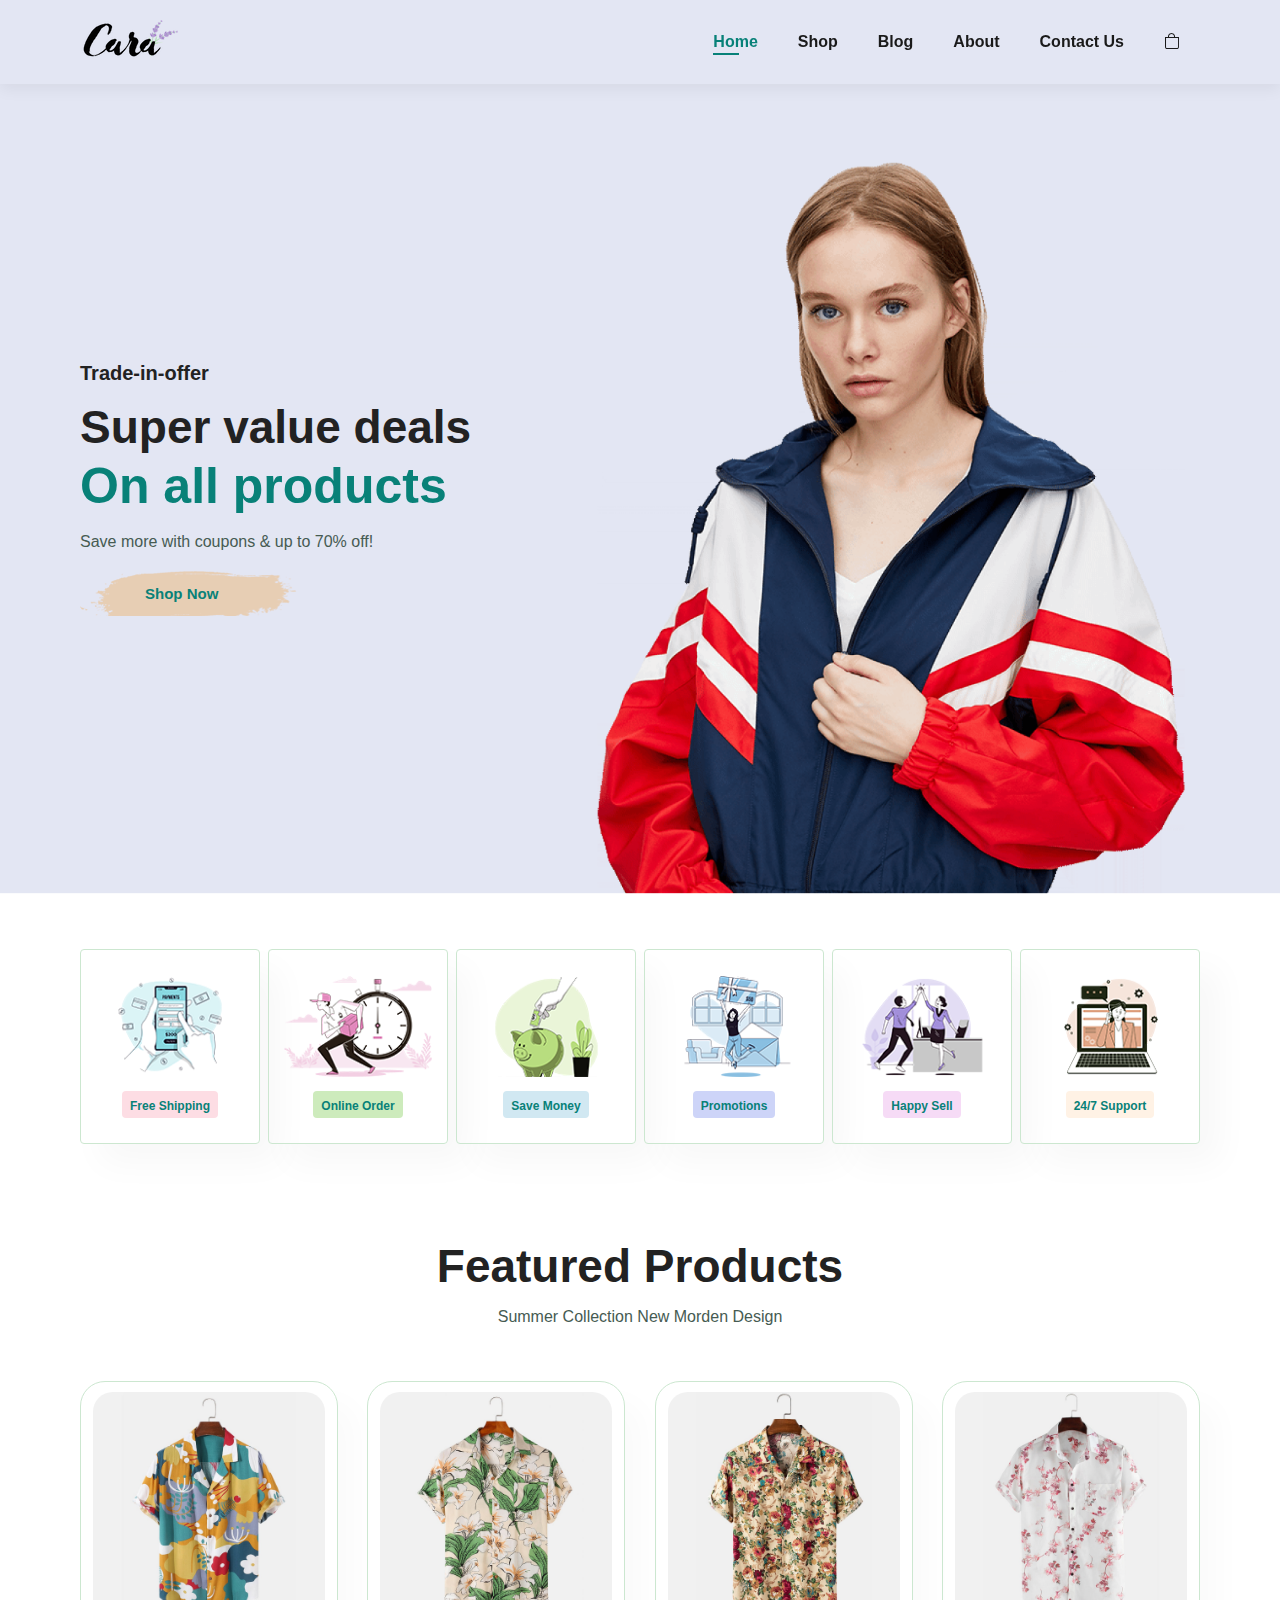
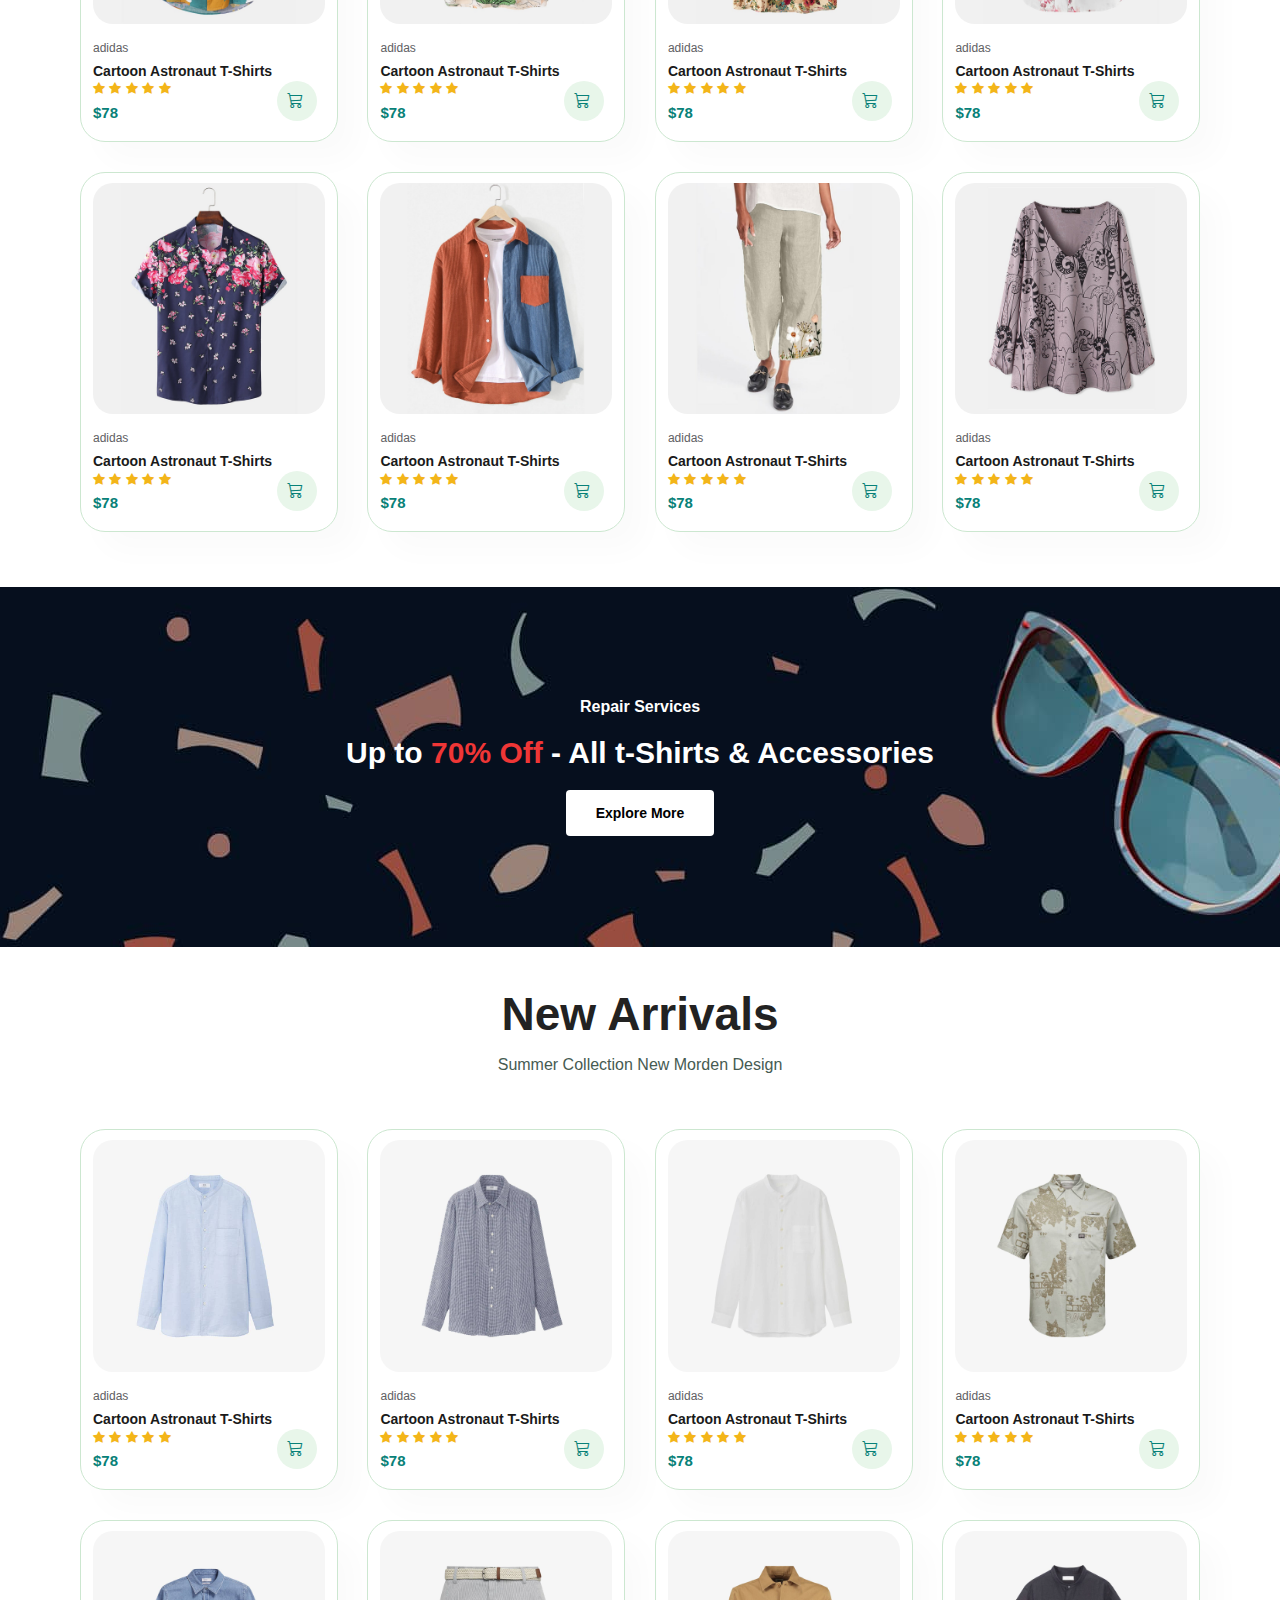
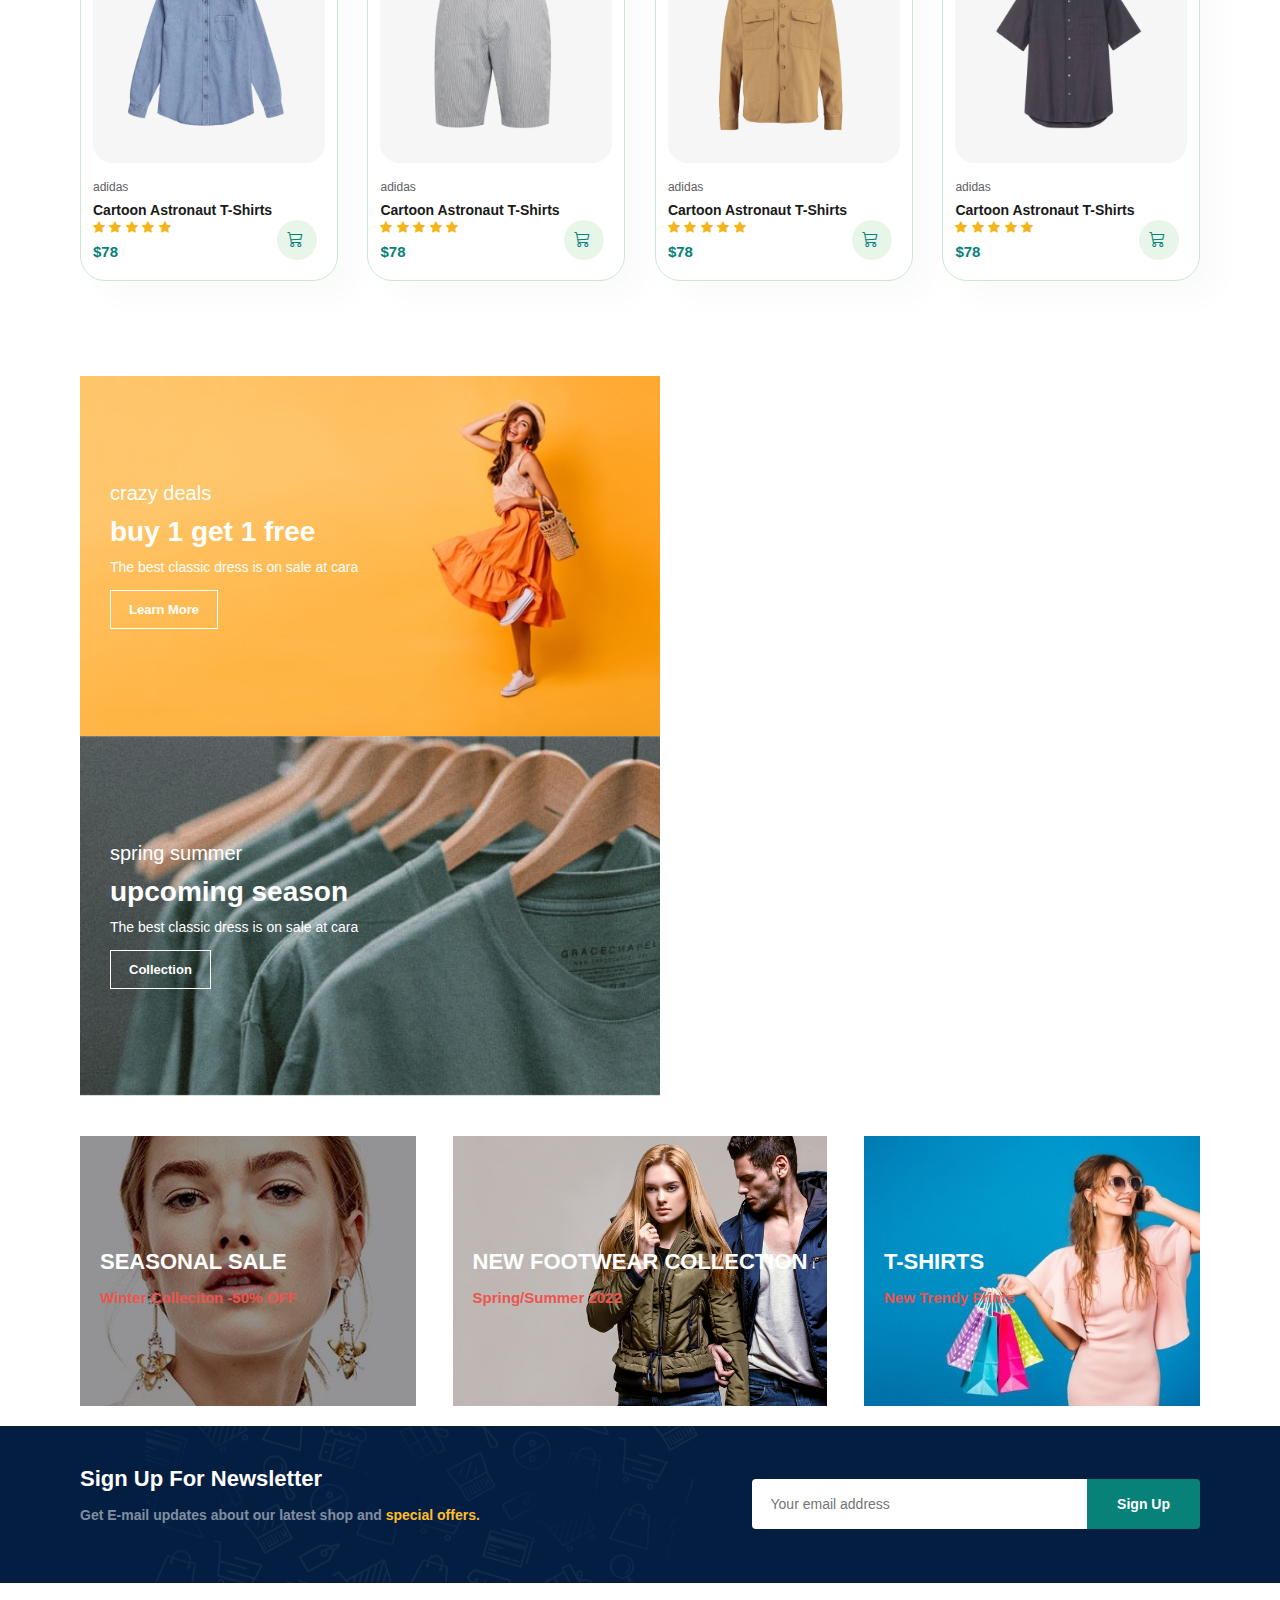
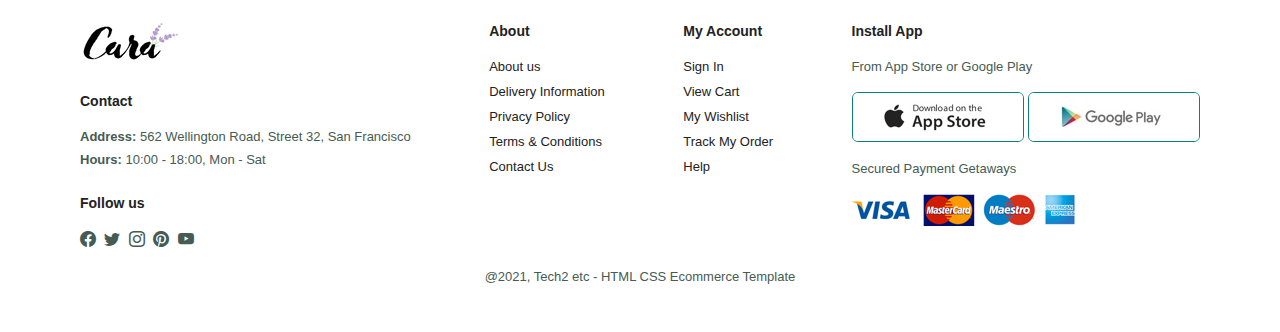
<file: index.html>
<!DOCTYPE html>

<html lang="en">
    <head>
        <meta charset="utf-8">
        <meta name="viewport" content="width=device-width, initial-scale=1.0"/>
        <title>Tech2etc Ecommerce Tutorial</title>
        <link rel="stylesheet" href="styles.css"/>
        <link rel="stylesheet" href="https://cdn.jsdelivr.net/npm/bootstrap-icons@1.10.5/font/bootstrap-icons.css">


    </head>

    <body>
       <section id = "header">
        <a href = "#"><img src = "img/logo.png"  class= "logo" alt = ""/></a>
       
        <div>
            <ul id="navbar">
                <li><a class="active" href="index.html">Home</a></li>
                <li><a href="shop.html">Shop</a></li>
                <li><a href="blog.html">Blog</a></li>
                <li><a href="about.html">About</a></li>
                <li><a href="contact.html">Contact Us</a></li>
                <li id="lg-bag"><a href="cart.html"><i class="bi bi-bag"></i></i></a></li>
                <a href="#" id="close"><i class="bi bi-x"></i></a>
            </ul>
        </div>
        <!--Hamburger menu-->
        <div id="mobile">
            <a href="cart.html"><i class="bi bi-bag"></i></i></a>
            <i id = "bar" class="bi bi-list"></i>
        </div>

       </section>

       <section id="hero">
            <h4>Trade-in-offer</h4>
            <h2>Super value deals</h2>
            <h1>On all products</h1>
            <p>Save more with coupons & up to 70% off!</p>
            <button>Shop Now</button>
       </section>

       <section id="feature" class="section-p1">
            <div class="fe-box">
                <img src="img/features/f1.png" alt=""/>
                <h6>Free Shipping</h6>
            </div>

            <div class="fe-box">
                <img src="img/features/f2.png" alt=""/>
                <h6>Online Order</h6>
            </div>

            <div class="fe-box">
                <img src="img/features/f3.png" alt=""/>
                <h6>Save Money</h6>
            </div>

            <div class="fe-box">
                <img src="img/features/f4.png" alt=""/>
                <h6>Promotions</h6>
            </div>

            <div class="fe-box">
                <img src="img/features/f5.png" alt=""/>
                <h6>Happy Sell</h6>
            </div>

            <div class="fe-box">
                <img src="img/features/f6.png" alt=""/>
                <h6>24/7 Support</h6>
            </div>
       </section>

       <section id="product1" class="section-p1">
        <h2>Featured Products</h2>
        <p>Summer Collection New Morden Design</p>

        <div class="pro-container">
            <div class="pro">
                <img src="img/products/f1.jpg" alt=""/>
                <div class="des">
                    <span>adidas</span>
                    <h5>Cartoon Astronaut T-Shirts</h5>
                    <div class="star">
                        <i class="bi bi-star-fill"></i>
                        <i class="bi bi-star-fill"></i>
                        <i class="bi bi-star-fill"></i>
                        <i class="bi bi-star-fill"></i>
                        <i class="bi bi-star-fill"></i>
                    </div>
                    <h4>$78</h4>
                    <a href="#"><i class="bi bi-cart3 cart"></i></a> 
                </div>
            </div>
      
            <div class="pro">
                <img src="img/products/f2.jpg" alt=""/>
                <div class="des">
                    <span>adidas</span>
                    <h5>Cartoon Astronaut T-Shirts</h5>
                    <div class="star">
                        <i class="bi bi-star-fill"></i>
                        <i class="bi bi-star-fill"></i>
                        <i class="bi bi-star-fill"></i>
                        <i class="bi bi-star-fill"></i>
                        <i class="bi bi-star-fill"></i>
                    </div>
                    <h4>$78</h4>
                    <a href="#"><i class="bi bi-cart3 cart"></i></a> 
                </div>
            </div>
    
            <div class="pro">
                <img src="img/products/f3.jpg" alt=""/>
                <div class="des">
                    <span>adidas</span>
                    <h5>Cartoon Astronaut T-Shirts</h5>
                    <div class="star">
                        <i class="bi bi-star-fill"></i>
                        <i class="bi bi-star-fill"></i>
                        <i class="bi bi-star-fill"></i>
                        <i class="bi bi-star-fill"></i>
                        <i class="bi bi-star-fill"></i>
                    </div>
                    <h4>$78</h4>
                    <a href="#"><i class="bi bi-cart3 cart"></i></a> 
                </div>
            </div>
  
            <div class="pro">
                <img src="img/products/f4.jpg" alt=""/>
                <div class="des">
                    <span>adidas</span>
                    <h5>Cartoon Astronaut T-Shirts</h5>
                    <div class="star">
                        <i class="bi bi-star-fill"></i>
                        <i class="bi bi-star-fill"></i>
                        <i class="bi bi-star-fill"></i>
                        <i class="bi bi-star-fill"></i>
                        <i class="bi bi-star-fill"></i>
                    </div>
                    <h4>$78</h4>
                    <a href="#"><i class="bi bi-cart3 cart"></i></a> 
                </div>
            </div>
  
            <div class="pro">
                <img src="img/products/f5.jpg" alt=""/>
                <div class="des">
                    <span>adidas</span>
                    <h5>Cartoon Astronaut T-Shirts</h5>
                    <div class="star">
                        <i class="bi bi-star-fill"></i>
                        <i class="bi bi-star-fill"></i>
                        <i class="bi bi-star-fill"></i>
                        <i class="bi bi-star-fill"></i>
                        <i class="bi bi-star-fill"></i>
                    </div>
                    <h4>$78</h4>
                    <a href="#"><i class="bi bi-cart3 cart"></i></a> 
                </div>
            </div>
       
            <div class="pro">
                <img src="img/products/f6.jpg" alt=""/>
                <div class="des">
                    <span>adidas</span>
                    <h5>Cartoon Astronaut T-Shirts</h5>
                    <div class="star">
                        <i class="bi bi-star-fill"></i>
                        <i class="bi bi-star-fill"></i>
                        <i class="bi bi-star-fill"></i>
                        <i class="bi bi-star-fill"></i>
                        <i class="bi bi-star-fill"></i>
                    </div>
                    <h4>$78</h4>
                    <a href="#"><i class="bi bi-cart3 cart"></i></a> 
                </div>
            </div>
      
            <div class="pro">
                <img src="img/products/f7.jpg" alt=""/>
                <div class="des">
                    <span>adidas</span>
                    <h5>Cartoon Astronaut T-Shirts</h5>
                    <div class="star">
                        <i class="bi bi-star-fill"></i>
                        <i class="bi bi-star-fill"></i>
                        <i class="bi bi-star-fill"></i>
                        <i class="bi bi-star-fill"></i>
                        <i class="bi bi-star-fill"></i>
                    </div>
                    <h4>$78</h4>
                    <a href="#"><i class="bi bi-cart3 cart"></i></a> 
                </div>  
            </div>

            <div class="pro">
                <img src="img/products/f8.jpg" alt=""/>
                <div class="des">
                    <span>adidas</span>
                    <h5>Cartoon Astronaut T-Shirts</h5>
                    <div class="star">
                        <i class="bi bi-star-fill"></i>
                        <i class="bi bi-star-fill"></i>
                        <i class="bi bi-star-fill"></i>
                        <i class="bi bi-star-fill"></i>
                        <i class="bi bi-star-fill"></i>
                    </div>
                    <h4>$78</h4>
                    <a href="#"><i class="bi bi-cart3 cart"></i></a> 
                </div>  
            </div>

        </div>
       </section>

       <section id="banner" clas="section-m1">
            <h4>Repair Services</h4>
            <h2>Up to <span>70% Off</span> - All t-Shirts & Accessories</h2>
            <button class="normal">Explore More</button>
            
       </section>

       <section id="product1" class="section-p1">
        <h2>New Arrivals</h2>
        <p>Summer Collection New Morden Design</p>

        <div class="pro-container">
            <div class="pro">
                <img src="img/products/n1.jpg" alt=""/>
                <div class="des">
                    <span>adidas</span>
                    <h5>Cartoon Astronaut T-Shirts</h5>
                    <div class="star">
                        <i class="bi bi-star-fill"></i>
                        <i class="bi bi-star-fill"></i>
                        <i class="bi bi-star-fill"></i>
                        <i class="bi bi-star-fill"></i>
                        <i class="bi bi-star-fill"></i>
                    </div>
                    <h4>$78</h4>
                    <a href="#"><i class="bi bi-cart3 cart"></i></a> 
                </div>
            </div>
      
            <div class="pro">
                <img src="img/products/n2.jpg" alt=""/>
                <div class="des">
                    <span>adidas</span>
                    <h5>Cartoon Astronaut T-Shirts</h5>
                    <div class="star">
                        <i class="bi bi-star-fill"></i>
                        <i class="bi bi-star-fill"></i>
                        <i class="bi bi-star-fill"></i>
                        <i class="bi bi-star-fill"></i>
                        <i class="bi bi-star-fill"></i>
                    </div>
                    <h4>$78</h4>
                    <a href="#"><i class="bi bi-cart3 cart"></i></a> 
                </div>
            </div>
    
            <div class="pro">
                <img src="img/products/n3.jpg" alt=""/>
                <div class="des">
                    <span>adidas</span>
                    <h5>Cartoon Astronaut T-Shirts</h5>
                    <div class="star">
                        <i class="bi bi-star-fill"></i>
                        <i class="bi bi-star-fill"></i>
                        <i class="bi bi-star-fill"></i>
                        <i class="bi bi-star-fill"></i>
                        <i class="bi bi-star-fill"></i>
                    </div>
                    <h4>$78</h4>
                    <a href="#"><i class="bi bi-cart3 cart"></i></a> 
                </div>
            </div>
  
            <div class="pro">
                <img src="img/products/n4.jpg" alt=""/>
                <div class="des">
                    <span>adidas</span>
                    <h5>Cartoon Astronaut T-Shirts</h5>
                    <div class="star">
                        <i class="bi bi-star-fill"></i>
                        <i class="bi bi-star-fill"></i>
                        <i class="bi bi-star-fill"></i>
                        <i class="bi bi-star-fill"></i>
                        <i class="bi bi-star-fill"></i>
                    </div>
                    <h4>$78</h4>
                    <a href="#"><i class="bi bi-cart3 cart"></i></a> 
                </div>
            </div>
  
            <div class="pro">
                <img src="img/products/n5.jpg" alt=""/>
                <div class="des">
                    <span>adidas</span>
                    <h5>Cartoon Astronaut T-Shirts</h5>
                    <div class="star">
                        <i class="bi bi-star-fill"></i>
                        <i class="bi bi-star-fill"></i>
                        <i class="bi bi-star-fill"></i>
                        <i class="bi bi-star-fill"></i>
                        <i class="bi bi-star-fill"></i>
                    </div>
                    <h4>$78</h4>
                    <a href="#"><i class="bi bi-cart3 cart"></i></a> 
                </div>
            </div>
       
            <div class="pro">
                <img src="img/products/n6.jpg" alt=""/>
                <div class="des">
                    <span>adidas</span>
                    <h5>Cartoon Astronaut T-Shirts</h5>
                    <div class="star">
                        <i class="bi bi-star-fill"></i>
                        <i class="bi bi-star-fill"></i>
                        <i class="bi bi-star-fill"></i>
                        <i class="bi bi-star-fill"></i>
                        <i class="bi bi-star-fill"></i>
                    </div>
                    <h4>$78</h4>
                    <a href="#"><i class="bi bi-cart3 cart"></i></a> 
                </div>
            </div>
      
            <div class="pro">
                <img src="img/products/n7.jpg" alt=""/>
                <div class="des">
                    <span>adidas</span>
                    <h5>Cartoon Astronaut T-Shirts</h5>
                    <div class="star">
                        <i class="bi bi-star-fill"></i>
                        <i class="bi bi-star-fill"></i>
                        <i class="bi bi-star-fill"></i>
                        <i class="bi bi-star-fill"></i>
                        <i class="bi bi-star-fill"></i>
                    </div>
                    <h4>$78</h4>
                    <a href="#"><i class="bi bi-cart3 cart"></i></a> 
                </div>  
            </div>

            <div class="pro">
                <img src="img/products/n8.jpg" alt=""/>
                <div class="des">
                    <span>adidas</span>
                    <h5>Cartoon Astronaut T-Shirts</h5>
                    <div class="star">
                        <i class="bi bi-star-fill"></i>
                        <i class="bi bi-star-fill"></i>
                        <i class="bi bi-star-fill"></i>
                        <i class="bi bi-star-fill"></i>
                        <i class="bi bi-star-fill"></i>
                    </div>
                    <h4>$78</h4>
                    <a href="#"><i class="bi bi-cart3 cart"></i></a> 
                </div>  
            </div>

        </div>
       </section>

       <section id="sm-banner" class="section-p1">
            <div class="banner-box">
                <h4>crazy deals</h4>
                <h2>buy 1 get 1 free</h2>
                <span>The best classic dress is on sale at cara</span>
                <button class="white">Learn More</button>
            </div>
            <div class="banner-box banner-box2">
                <h4>spring summer</h4>
                <h2>upcoming season</h2>
                <span>The best classic dress is on sale at cara</span>
                <button class="white">Collection</button>
            </div>

       </section>

       <section id="banner3">
            <div class="banner-box">
                <h2>SEASONAL SALE</h2>
                <h3>Winter Colleciton -50% OFF</h3>
            </div>

            <div class="banner-box banner-box2">
                <h2>NEW FOOTWEAR COLLECTION</h2>
                <h3>Spring/Summer 2022</h3>
            </div>

            <div class="banner-box banner-box3">
                <h2>T-SHIRTS</h2>
                <h3>New Trendy Prints</h3>
            </div>

       </section>

       <section id="newsletter" class="section-p1 section-m1" >
            <div class="newstxt">
                <h4>Sign Up For Newsletter</h4>
                <p>Get E-mail updates about our latest shop and <span>special offers.</span></p>
            </div>

            <div class="form">
                <input type="text" placeholder="Your email address"/>
                <button class="normal">Sign Up</button>
            </div>
       </section>

       <footer class="section-p1">
            <div class="col">
                <img class="logo" src="img/logo.png"/>
                <h4>Contact</h4>
                <p><strong> Address:</strong>  562 Wellington Road, Street 32, San Francisco </p>
                <p><strong> Hours:</strong> 10:00 - 18:00, Mon - Sat</p>

                <div class="follow">
                    <h4>Follow us</h4>
                    <div class="icon">
                        <i class="bi bi-facebook"></i>
                        <i class="bi bi-twitter"></i>
                        <i class="bi bi-instagram"></i>
                        <i class="bi bi-pinterest"></i>
                        <i class="bi bi-youtube"></i>

                    </div>
                </div>
            </div>

            <div class="col">
                <h4>About</h4>
                <a href="#">About us</a>
                <a href="#">Delivery Information</a>
                <a href="#">Privacy Policy</a>
                <a href="#">Terms & Conditions</a>
                <a href="#">Contact Us</a>
            </div>

            <div class="col">
                <h4>My Account</h4>
                <a href="#">Sign In</a>
                <a href="#">View Cart</a>
                <a href="#">My Wishlist</a>
                <a href="#">Track My Order</a>
                <a href="#">Help</a>
            </div>

            <div class="col install">
                <h4>Install App</h4>
                <p>From App Store or Google Play</p>
                <div class="row">
                    <img src="img/pay/app.jpg" alt=""/>
                    <img src="img/pay/play.jpg" alt=""/>
                </div>
                <p>Secured Payment Getaways</p>
                <img src="img/pay/pay.png" alt=""/>

            </div>

            <div class="copyright">
                <p>@2021, Tech2 etc - HTML CSS Ecommerce Template</p>
            </div>
       </footer>

        <script src="script.js"></script>
    </body>


</html>
</file>
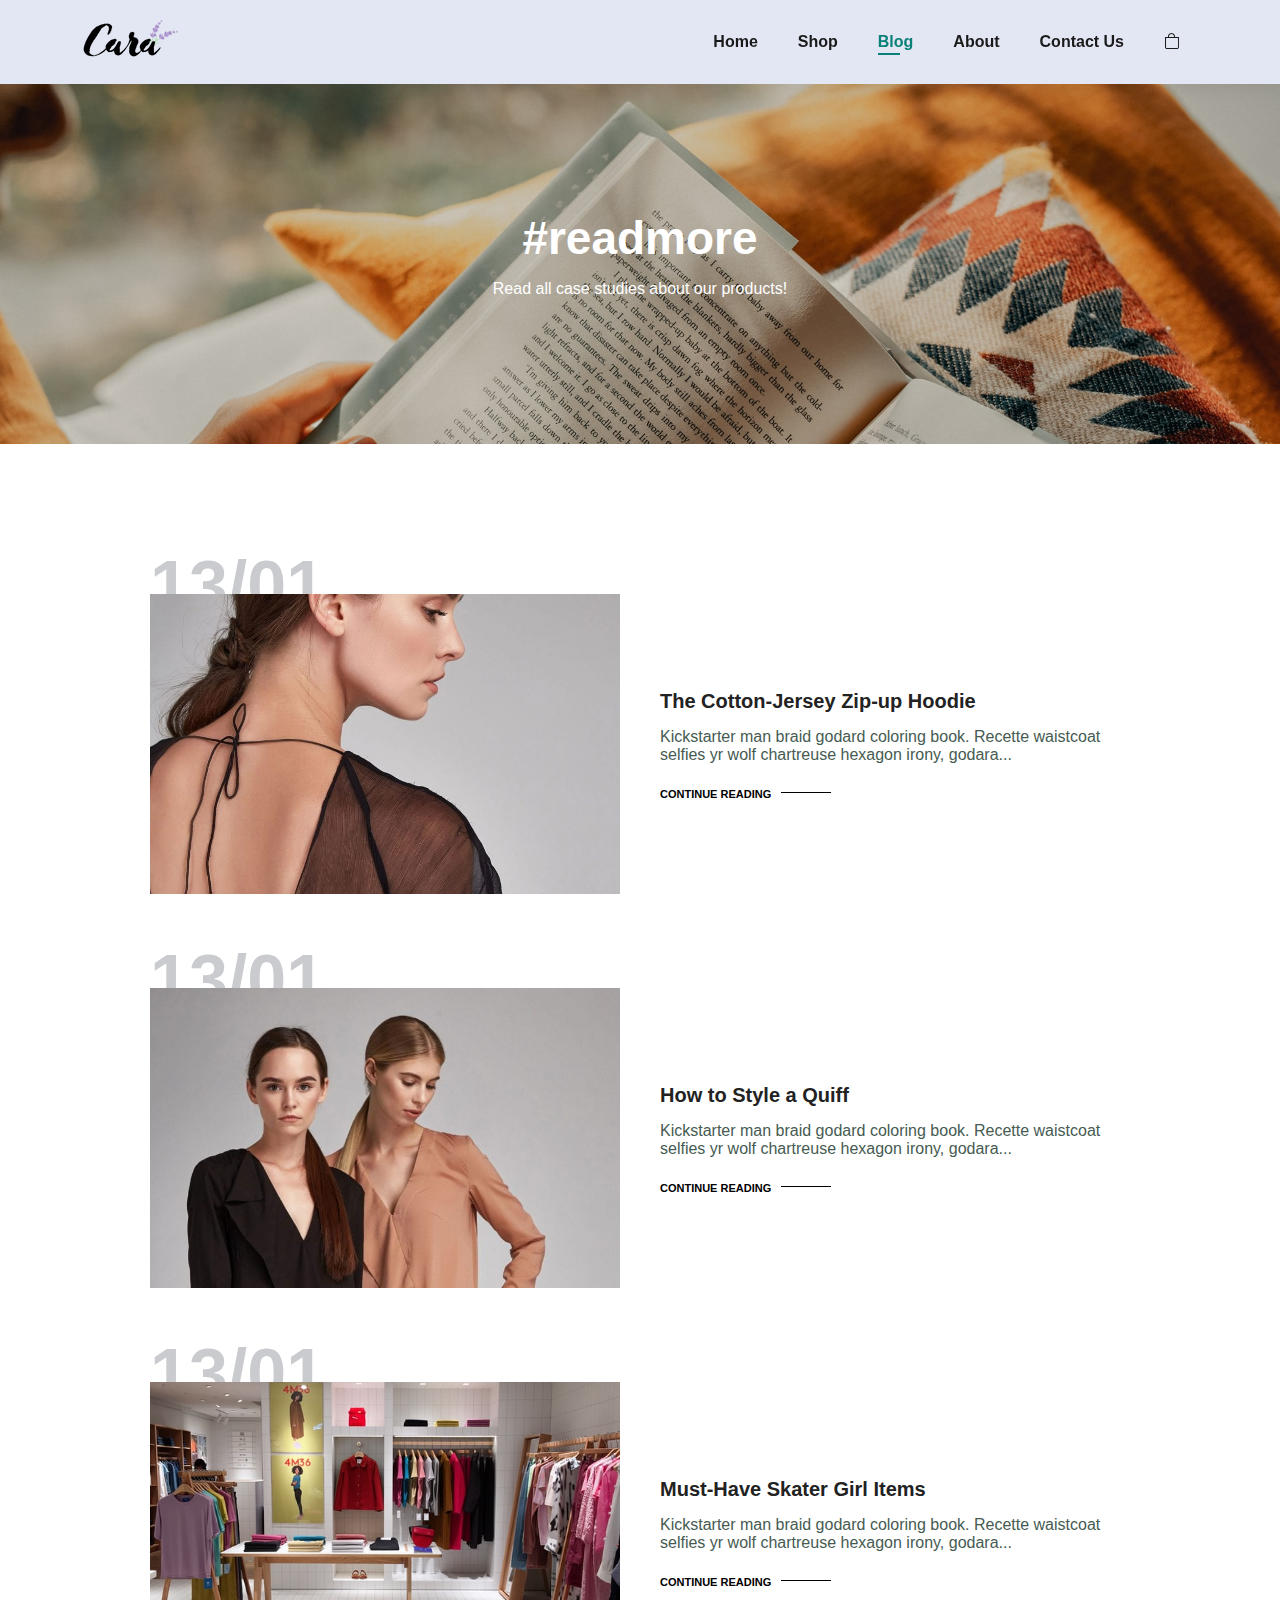
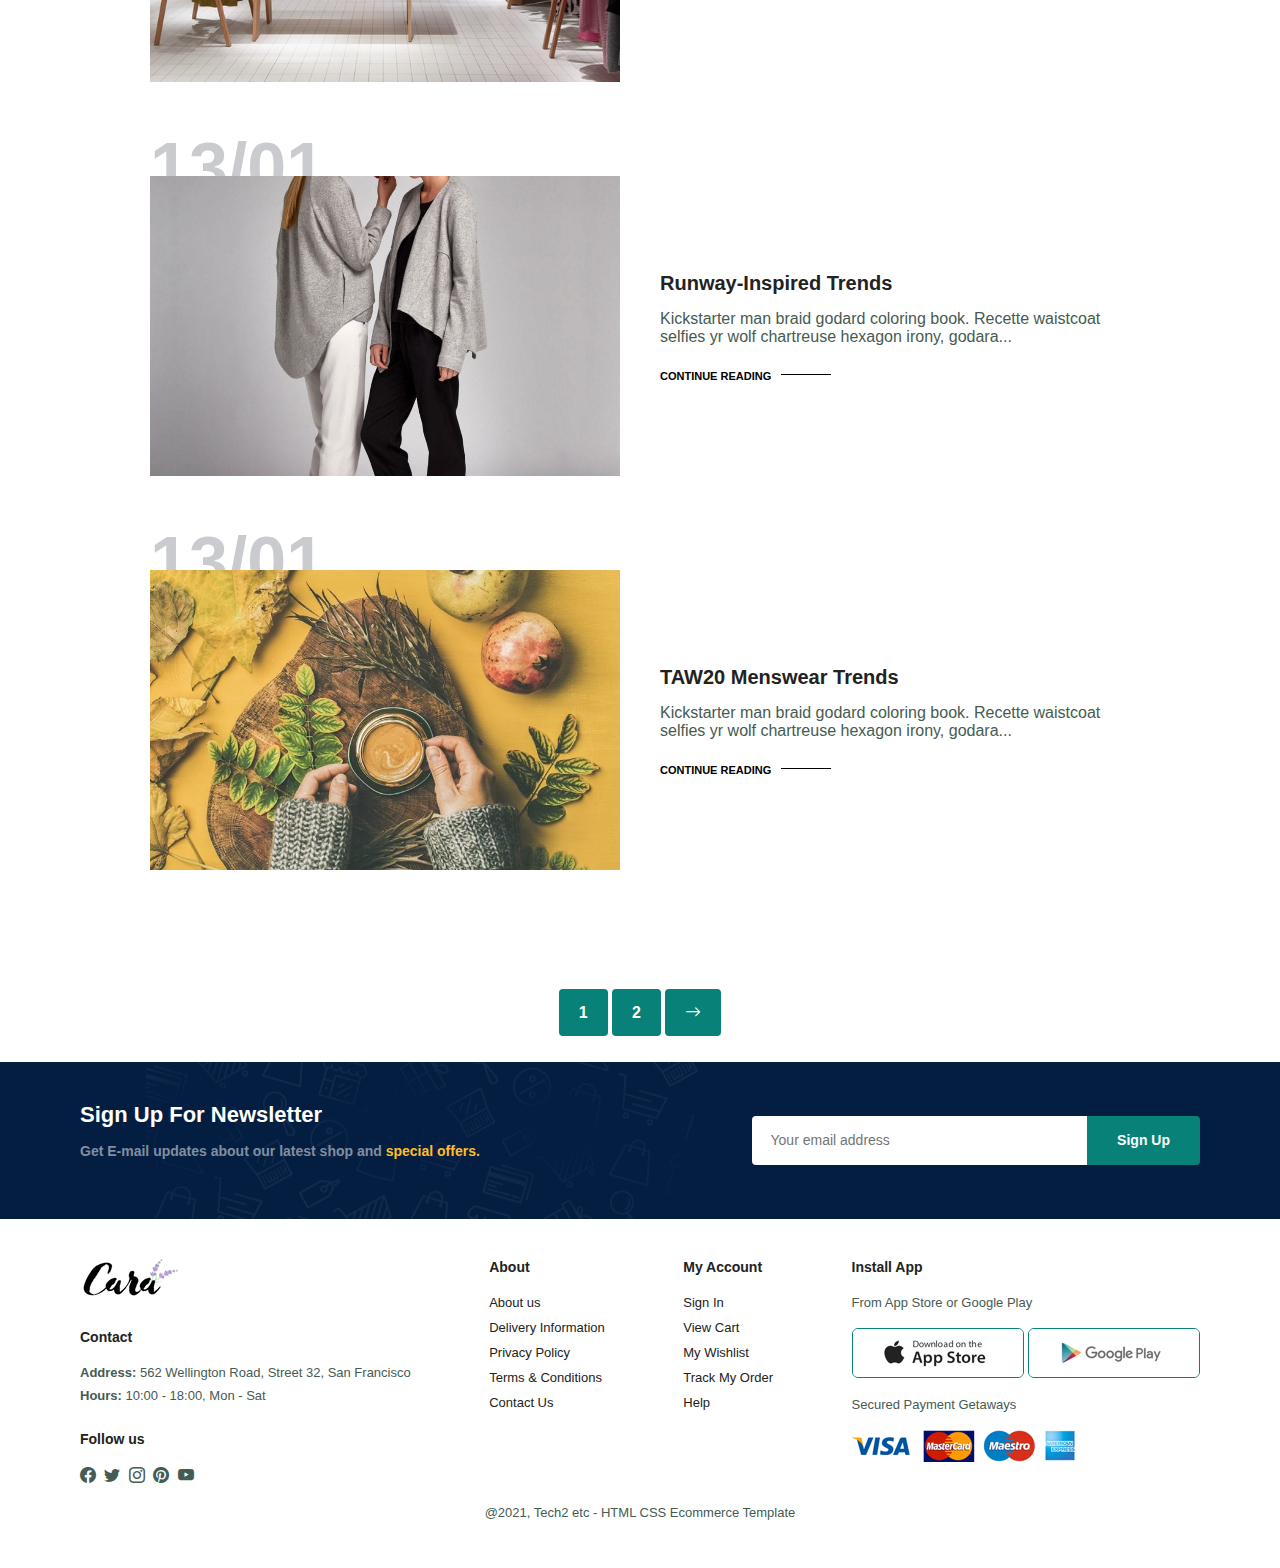
<file: blog.html>
<!DOCTYPE html>

<html lang="en">
    <head>
        <meta charset="utf-8">
        <meta name="viewport" content="width=device-width, initial-scale=1.0"/>
        <title>Tech2etc Ecommerce Tutorial</title>
        <link rel="stylesheet" href="styles.css"/>
        <link rel="stylesheet" href="https://cdn.jsdelivr.net/npm/bootstrap-icons@1.10.5/font/bootstrap-icons.css">


    </head>

    <body>
       <section id = "header">
        <a href = "#"><img src = "img/logo.png"  class= "logo" alt = ""/></a>
       
        <div>
            <ul id="navbar">
                <li><a href="index.html">Home</a></li>
                <li><a href="shop.html">Shop</a></li>
                <li><a  class="active" href="blog.html">Blog</a></li>
                <li><a href="about.html">About</a></li>
                <li><a href="contact.html">Contact Us</a></li>
                <li id="lg-bag"><a href="cart.html"><i class="bi bi-bag"></i></i></a></li>
                <a href="#" id="close"><i class="bi bi-x"></i></a>
            </ul>
        </div>
        <!--Hamburger menu-->
        <div id="mobile">
            <a href="cart.html"><i class="bi bi-bag"></i></i></a>
            <i id = "bar" class="bi bi-list"></i>
        </div>

       </section>

       <section id="page-header" class="blog-header">
            
            <h2>#readmore</h2>
            <p>Read all case studies about our products!</p>
      
       </section>

       <section id="blog">
            <div class="blog-box">
                <div class="blog-img">
                    <img src="img/blog/b1.jpg" alt=""/>
                </div>
                <div class="blog-details">
                    <h4>The Cotton-Jersey Zip-up Hoodie</h4>
                    <p>Kickstarter man braid godard coloring book. Recette waistcoat selfies yr
                       wolf chartreuse hexagon irony, godara...
                    </p>
                    <a href="#">CONTINUE READING</a>
                </div>
                <h1>13/01</h1>
            </div>
            <div class="blog-box">
                <div class="blog-img">
                    <img src="img/blog/b2.jpg" alt=""/>
                </div>
                <div class="blog-details">
                    <h4>How to Style a Quiff</h4>
                    <p>Kickstarter man braid godard coloring book. Recette waistcoat selfies yr
                       wolf chartreuse hexagon irony, godara...
                    </p>
                    <a href="#">CONTINUE READING</a>
                </div>
                <h1>13/01</h1>
            </div>
            <div class="blog-box">
                <div class="blog-img">
                    <img src="img/blog/b3.jpg" alt=""/>
                </div>
                <div class="blog-details">
                    <h4>Must-Have Skater Girl Items</h4>
                    <p>Kickstarter man braid godard coloring book. Recette waistcoat selfies yr
                       wolf chartreuse hexagon irony, godara...
                    </p>
                    <a href="#">CONTINUE READING</a>
                </div>
                <h1>13/01</h1>
            </div>
            <div class="blog-box">
                <div class="blog-img">
                    <img src="img/blog/b4.jpg" alt=""/>
                </div>
                <div class="blog-details">
                    <h4>Runway-Inspired Trends</h4>
                    <p>Kickstarter man braid godard coloring book. Recette waistcoat selfies yr
                       wolf chartreuse hexagon irony, godara...
                    </p>
                    <a href="#">CONTINUE READING</a>
                </div>
                <h1>13/01</h1>
            </div>
            <div class="blog-box">
                <div class="blog-img">
                    <img src="img/blog/b6.jpg" alt=""/>
                </div>
                <div class="blog-details">
                    <h4>TAW20 Menswear Trends</h4>
                    <p>Kickstarter man braid godard coloring book. Recette waistcoat selfies yr
                       wolf chartreuse hexagon irony, godara...
                    </p>
                    <a href="#">CONTINUE READING</a>
                </div>
                <h1>13/01</h1>
            </div>
       </section>
  
       <section id="pagination" class="section-p1">
            <a href="#">1</a>
            <a href="#">2</a>
            <a href="#"><i class="bi bi-arrow-right"></i></a>
       </section>

       <section id="newsletter" class="section-p1 section-m1" >
            <div class="newstxt">
                <h4>Sign Up For Newsletter</h4>
                <p>Get E-mail updates about our latest shop and <span>special offers.</span></p>
            </div>

            <div class="form">
                <input type="text" placeholder="Your email address"/>
                <button class="normal">Sign Up</button>
            </div>
       </section>

       <footer class="section-p1">
            <div class="col">
                <img class="logo" src="img/logo.png"/>
                <h4>Contact</h4>
                <p><strong> Address:</strong>  562 Wellington Road, Street 32, San Francisco </p>
                <p><strong> Hours:</strong> 10:00 - 18:00, Mon - Sat</p>

                <div class="follow">
                    <h4>Follow us</h4>
                    <div class="icon">
                        <i class="bi bi-facebook"></i>
                        <i class="bi bi-twitter"></i>
                        <i class="bi bi-instagram"></i>
                        <i class="bi bi-pinterest"></i>
                        <i class="bi bi-youtube"></i>

                    </div>
                </div>
            </div>

            <div class="col">
                <h4>About</h4>
                <a href="#">About us</a>
                <a href="#">Delivery Information</a>
                <a href="#">Privacy Policy</a>
                <a href="#">Terms & Conditions</a>
                <a href="#">Contact Us</a>
            </div>

            <div class="col">
                <h4>My Account</h4>
                <a href="#">Sign In</a>
                <a href="#">View Cart</a>
                <a href="#">My Wishlist</a>
                <a href="#">Track My Order</a>
                <a href="#">Help</a>
            </div>

            <div class="col install">
                <h4>Install App</h4>
                <p>From App Store or Google Play</p>
                <div class="row">
                    <img src="img/pay/app.jpg" alt=""/>
                    <img src="img/pay/play.jpg" alt=""/>
                </div>
                <p>Secured Payment Getaways</p>
                <img src="img/pay/pay.png" alt=""/>

            </div>

            <div class="copyright">
                <p>@2021, Tech2 etc - HTML CSS Ecommerce Template</p>
            </div>
       </footer>

       <script src="script.js"></script>
    </body>


</html>
</file>
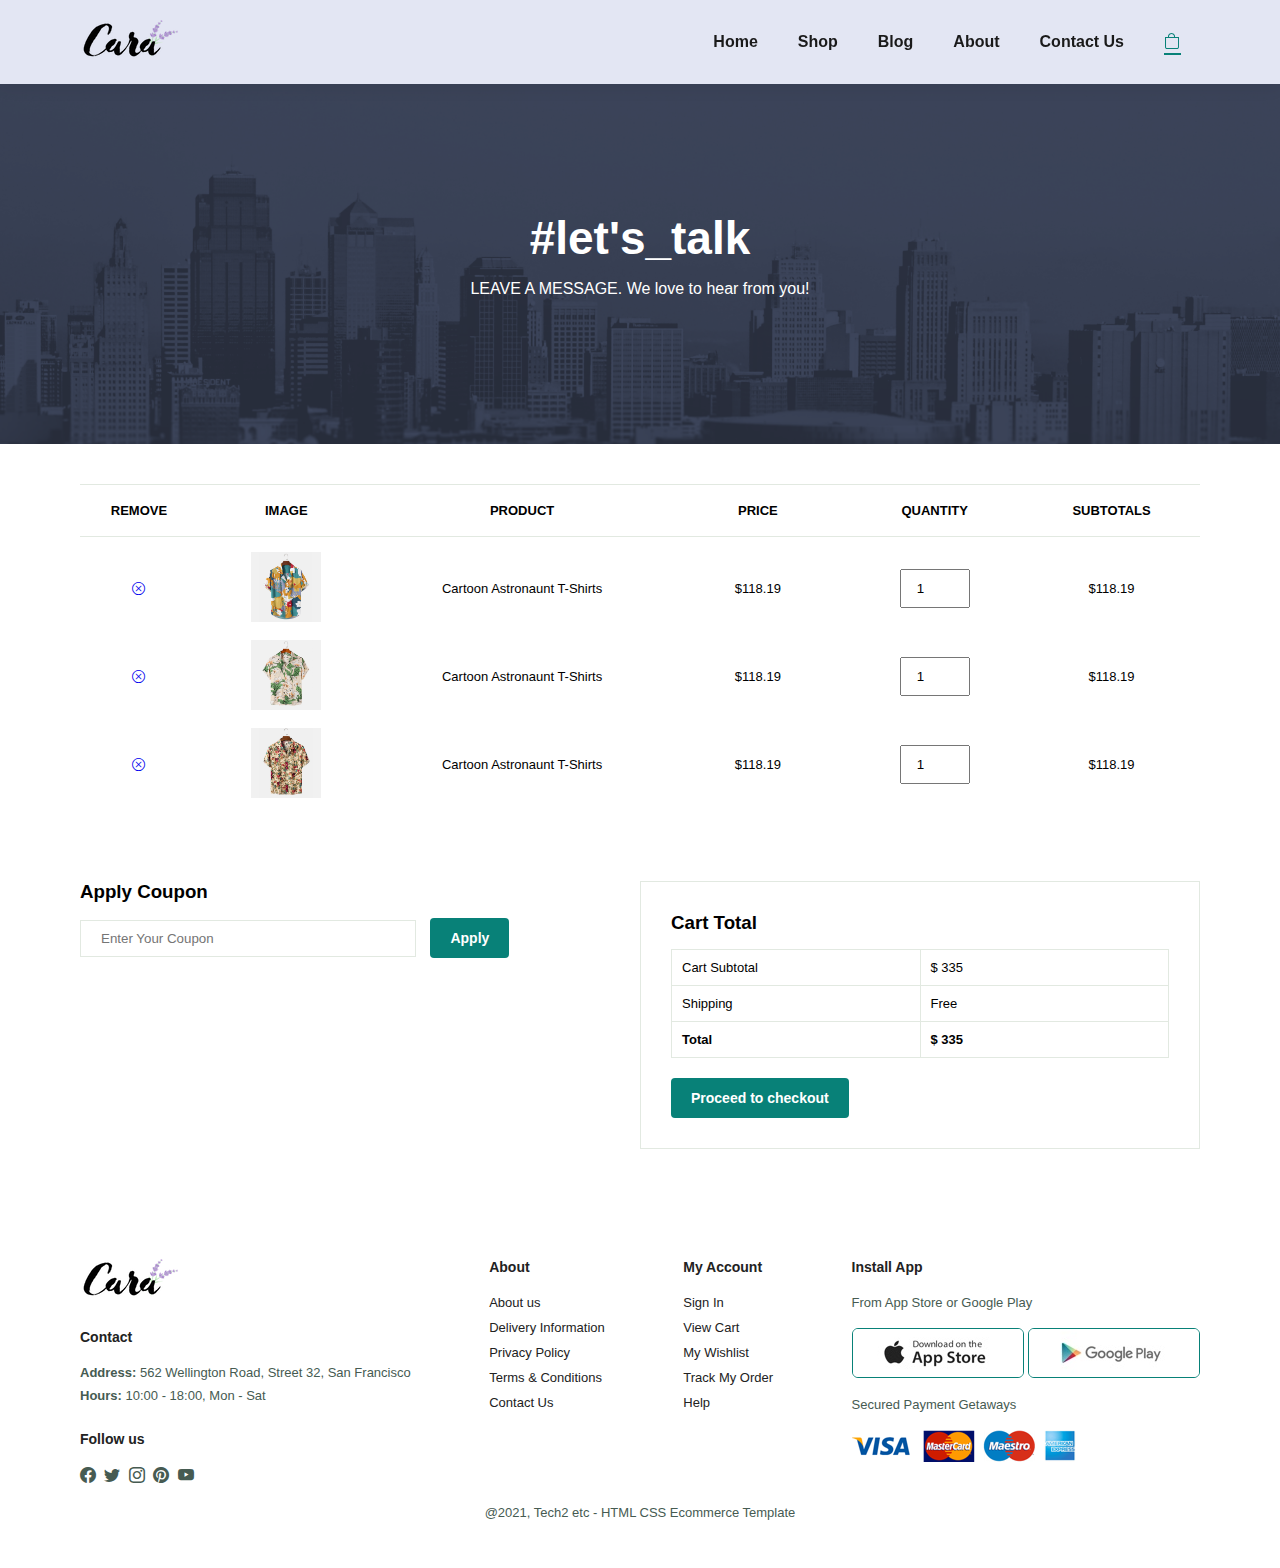
<file: cart.html>
<!DOCTYPE html>

<html lang="en">
    <head>
        <meta charset="utf-8">
        <meta name="viewport" content="width=device-width, initial-scale=1.0"/>
        <title>Tech2etc Ecommerce Tutorial</title>
        <link rel="stylesheet" href="styles.css"/>
        <link rel="stylesheet" href="https://cdn.jsdelivr.net/npm/bootstrap-icons@1.10.5/font/bootstrap-icons.css">


    </head>

    <body>
       <section id = "header">
        <a href = "#"><img src = "img/logo.png"  class= "logo" alt = ""/></a>
       
        <div>
            <ul id="navbar">
                <li><a href="index.html">Home</a></li>
                <li><a href="shop.html">Shop</a></li>
                <li><a href="blog.html">Blog</a></li>
                <li><a href="about.html">About</a></li>
                <li><a href="contact.html">Contact Us</a></li>
                <li id="lg-bag"><a class="active" href="cart.html"><i class="bi bi-bag"></i></i></a></li>
                <a href="#" id="close"><i class="bi bi-x"></i></a>
            </ul>
        </div>
        <!--Hamburger menu-->
        <div id="mobile">
            <a href="cart.html"><i class="bi bi-bag"></i></i></a>
            <i id = "bar" class="bi bi-list"></i>
        </div>

       </section>

       <section id="page-header" class="about-header">
            
            <h2>#let's_talk</h2>
            <p>LEAVE A MESSAGE. We love to hear from you!</p>
      
       </section>

       <section id="cart" class="section-p1">
            <table width="100%">
                <thead>
                    <tr>
                        <td>Remove</td>
                        <td>Image</td>
                        <td>Product</td>
                        <td>Price</td>
                        <td>Quantity</td>
                        <td>Subtotals</td>
                    </tr>
                </thead>
                <tbody>
                    <tr>
                        <td><a href="#"><i class="bi bi-x-circle"></i></a></td>
                        <td><img src="img/products/f1.jpg"/></td>
                        <td>Cartoon Astronaunt T-Shirts</td>
                        <td>$118.19</td>
                        <td><input type="number" value="1"></td>
                        <td>$118.19</td>
                    </tr>
                    <tr>
                        <td><a href="#"><i class="bi bi-x-circle"></i></a></td>
                        <td><img src="img/products/f2.jpg"/></td>
                        <td>Cartoon Astronaunt T-Shirts</td>
                        <td>$118.19</td>
                        <td><input type="number" value="1"></td>
                        <td>$118.19</td>
                    </tr>
                    <tr>
                        <td><a href="#"><i class="bi bi-x-circle"></i></a></td>
                        <td><img src="img/products/f3.jpg"/></td>
                        <td>Cartoon Astronaunt T-Shirts</td>
                        <td>$118.19</td>
                        <td><input type="number" value="1"></td>
                        <td>$118.19</td>
                    </tr>
                </tbody>
            </table>
       </section>

       <section id="cart-add" class="section-p1">
            <div id="coupon">
                <h3>Apply Coupon</h3>
                <div>
                    <input type="text" placeholder="Enter Your Coupon">
                    <button class="normal">Apply</button>
                </div>
            </div>

            <div id="subtotal">
                <h3>Cart Total</h3>
                <table>
                    <tr>
                        <td>Cart Subtotal</td>
                        <td>$ 335</td>
                    </tr>
                    <tr>
                        <td>Shipping</td>
                        <td>Free</td>
                    </tr>
                    <tr>
                        <td><strong>Total</strong></td>
                        <td><strong>$ 335</strong></td>
                    </tr>
                </table>
                <button class="normal">Proceed to checkout</button>
            </div>
       </section>


       <footer class="section-p1">

            <div class="col">
                <img class="logo" src="img/logo.png"/>
                <h4>Contact</h4>
                <p><strong> Address:</strong>  562 Wellington Road, Street 32, San Francisco </p>
                <p><strong> Hours:</strong> 10:00 - 18:00, Mon - Sat</p>

                <div class="follow">
                    <h4>Follow us</h4>
                    <div class="icon">
                        <i class="bi bi-facebook"></i>
                        <i class="bi bi-twitter"></i>
                        <i class="bi bi-instagram"></i>
                        <i class="bi bi-pinterest"></i>
                        <i class="bi bi-youtube"></i>

                    </div>
                </div>
            </div>

            <div class="col">
                <h4>About</h4>
                <a href="#">About us</a>
                <a href="#">Delivery Information</a>
                <a href="#">Privacy Policy</a>
                <a href="#">Terms & Conditions</a>
                <a href="#">Contact Us</a>
            </div>

            <div class="col">
                <h4>My Account</h4>
                <a href="#">Sign In</a>
                <a href="#">View Cart</a>
                <a href="#">My Wishlist</a>
                <a href="#">Track My Order</a>
                <a href="#">Help</a>
            </div>

            <div class="col install">
                <h4>Install App</h4>
                <p>From App Store or Google Play</p>
                <div class="row">
                    <img src="img/pay/app.jpg" alt=""/>
                    <img src="img/pay/play.jpg" alt=""/>
                </div>
                <p>Secured Payment Getaways</p>
                <img src="img/pay/pay.png" alt=""/>

            </div>

            <div class="copyright">
                <p>@2021, Tech2 etc - HTML CSS Ecommerce Template</p>
            </div>
       </footer>
       
       <script src="script.js"></script>
    </body>


</html>
</file>
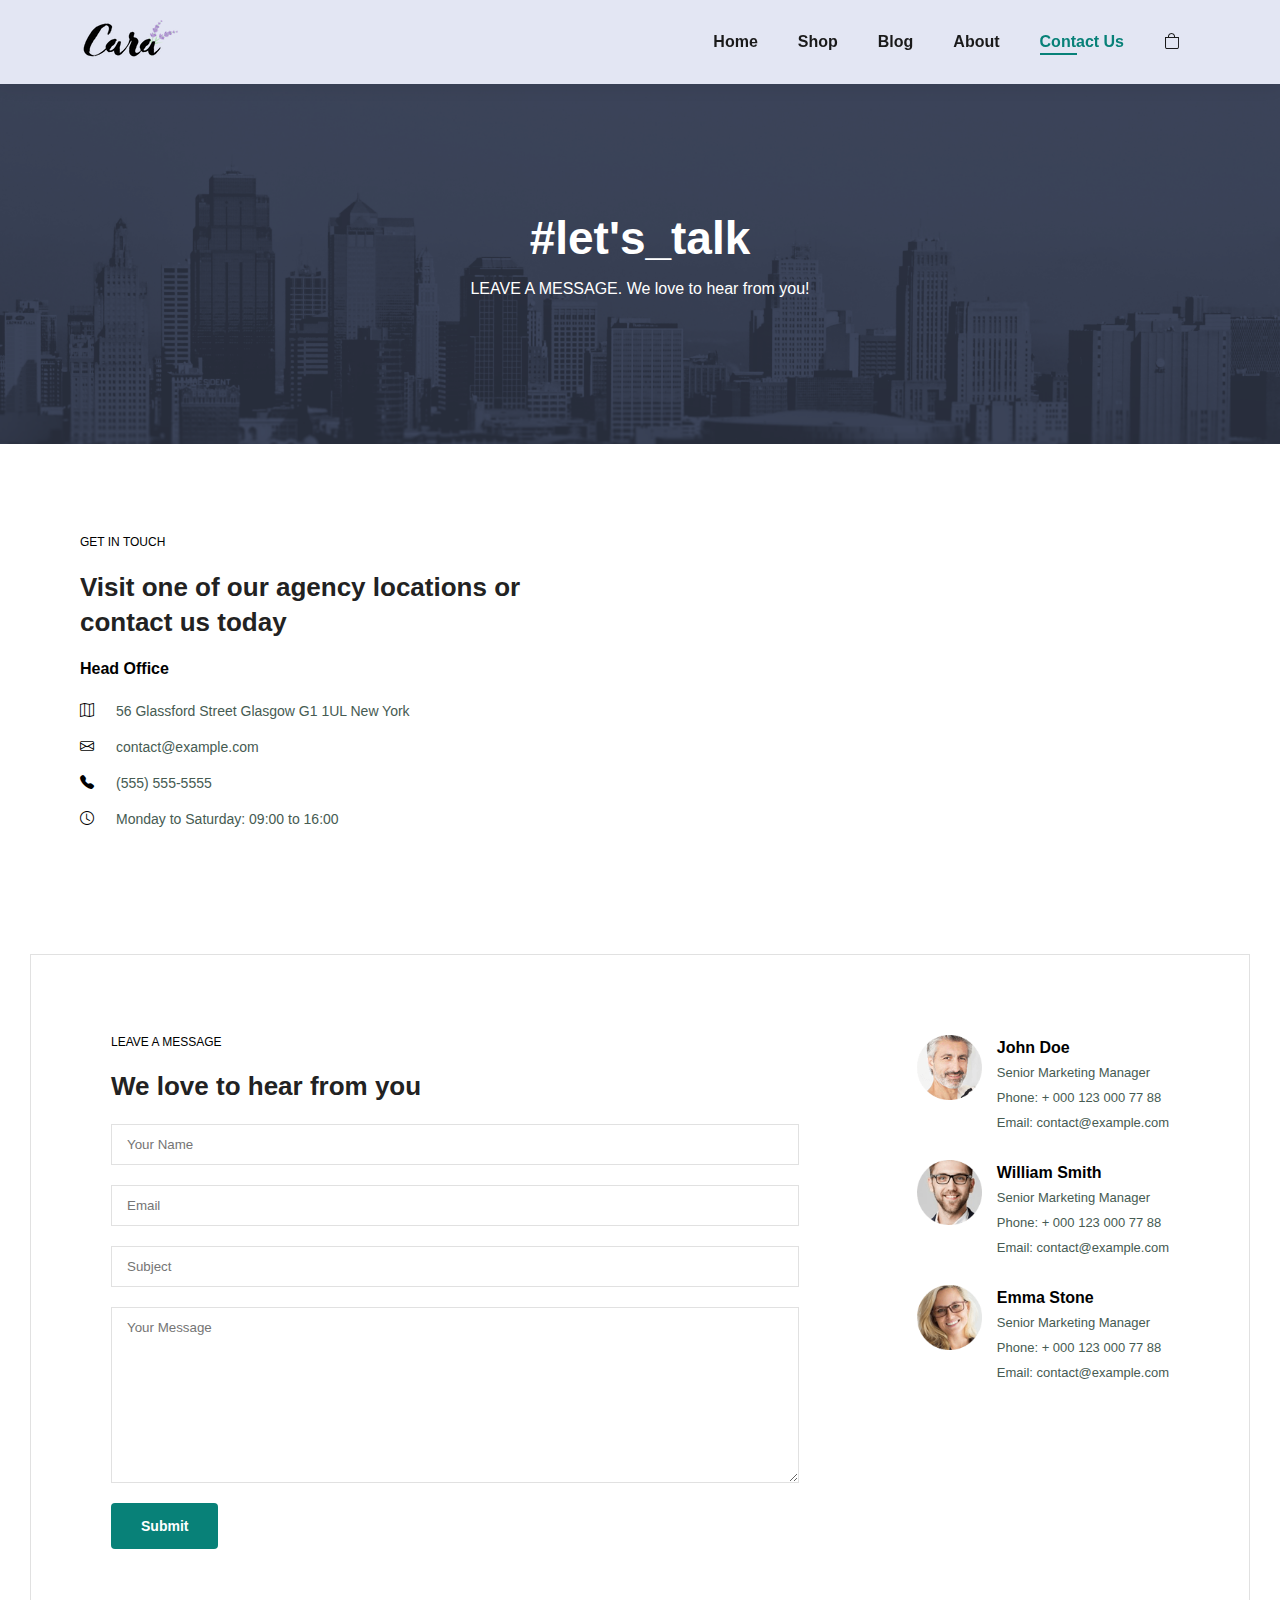
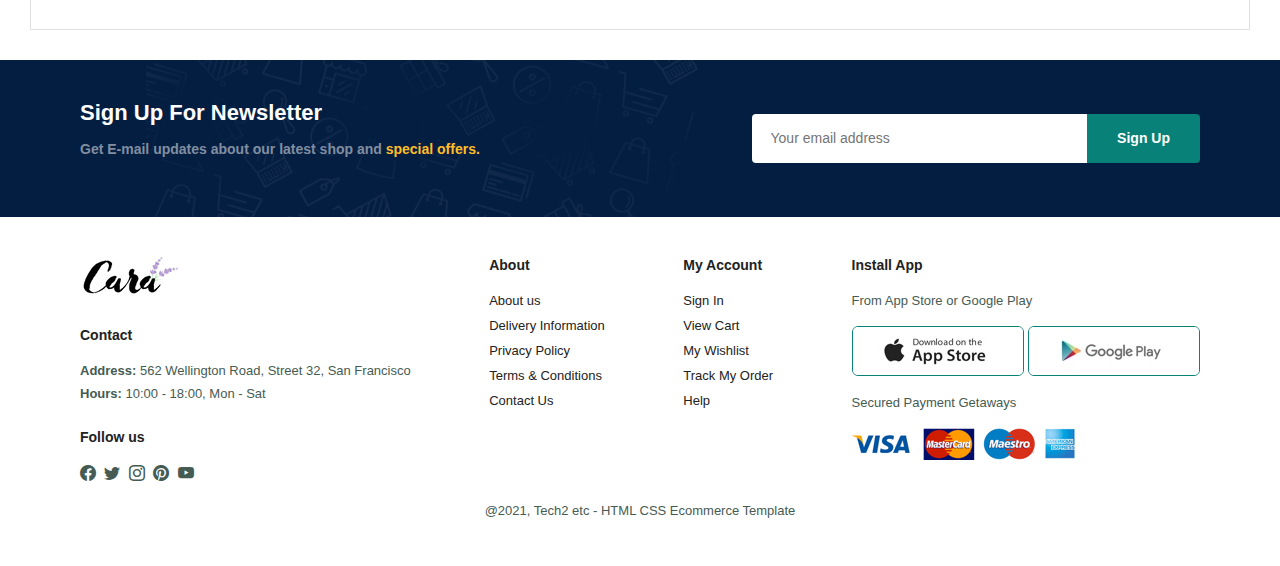
<file: contact.html>
<!DOCTYPE html>

<html lang="en">
    <head>
        <meta charset="utf-8">
        <meta name="viewport" content="width=device-width, initial-scale=1.0"/>
        <title>Tech2etc Ecommerce Tutorial</title>
        <link rel="stylesheet" href="styles.css"/>
        <link rel="stylesheet" href="https://cdn.jsdelivr.net/npm/bootstrap-icons@1.10.5/font/bootstrap-icons.css">


    </head>

    <body>
       <section id = "header">
        <a href = "#"><img src = "img/logo.png"  class= "logo" alt = ""/></a>
       
        <div>
            <ul id="navbar">
                <li><a href="index.html">Home</a></li>
                <li><a href="shop.html">Shop</a></li>
                <li><a href="blog.html">Blog</a></li>
                <li><a href="about.html">About</a></li>
                <li><a class="active" href="contact.html">Contact Us</a></li>
                <li id="lg-bag"><a href="cart.html"><i class="bi bi-bag"></i></i></a></li>
                <a href="#" id="close"><i class="bi bi-x"></i></a>
            </ul>
        </div>
        <!--Hamburger menu-->
        <div id="mobile">
            <a href="cart.html"><i class="bi bi-bag"></i></i></a>
            <i id = "bar" class="bi bi-list"></i>
        </div>

       </section>

       <section id="page-header" class="about-header">
            
            <h2>#let's_talk</h2>
            <p>LEAVE A MESSAGE. We love to hear from you!</p>
      
       </section>

       <section id="contact-details" class="section-p1">
            <div class="details">
                <span>GET IN TOUCH</span>
                <h2>Visit one of our agency locations or contact us today</h2>
                <h3>Head Office</h3>
                <div>
                    <li>
                        <i class="bi bi-map"></i>
                        <p>56 Glassford Street Glasgow G1 1UL New York</p>
                    </li>
                    <li>
                        <i class="bi bi-envelope"></i>
                        <p>contact@example.com</p>
                    </li>
                    <li>
                        <i class="bi bi-telephone-fill"></i>
                        <p>(555) 555-5555</p>
                    </li>
                    <li>
                        <i class="bi bi-clock"></i>
                        <p>Monday to Saturday: 09:00 to 16:00</p>
                    </li>
                </div>
            </div>
            <div class="map">
                <iframe src="https://www.google.com/maps/embed?pb=!1m18!1m12!1m3!1d96410.40452267091!2d-5.751441895697225!3d40.9634092887303!2m3!1f0!2f0!3f0!3m2!1i1024!2i768!4f13.1!3m3!1m2!1s0xd3f265dc7dd7c45%3A0x2f7ae4d00bbfa9aa!2sSalamanca%2C%20Spain!5e0!3m2!1sen!2sus!4v1686163500873!5m2!1sen!2sus" width="600" height="450" style="border:0;" allowfullscreen="" loading="lazy" referrerpolicy="no-referrer-when-downgrade"></iframe>
            </div>
       </section>

       <section id="form-details">
            <form action="">
                <span>LEAVE A MESSAGE</span>
                <h2>We love to hear from you</h2>
                <input type="text" placeholder="Your Name"/>
                <input type="text" placeholder="Email"/>
                <input type="text" placeholder="Subject"/>
                <textarea name="" id="" cols="30" rows="10" placeholder="Your Message"></textarea>
                <button class="normal">Submit</button>
            </form>

            <div class="people">
                <div>
                    <img src="img/people/1.png" alt=""/>
                    <p><span>John Doe</span> Senior Marketing Manager <br> Phone: + 000 123
                    000 77 88<br>Email: contact@example.com</p>
                </div>
                <div>
                    <img src="img/people/2.png" alt=""/>
                    <p><span>William Smith</span> Senior Marketing Manager <br> Phone: + 000 123
                    000 77 88<br>Email: contact@example.com</p>
                </div>
                <div>
                    <img src="img/people/3.png" alt=""/>
                    <p><span>Emma Stone</span> Senior Marketing Manager <br> Phone: + 000 123
                    000 77 88<br>Email: contact@example.com</p>
                </div>
            </div>
       </section>

       <section id="newsletter" class="section-p1 section-m1" >
            <div class="newstxt">
                <h4>Sign Up For Newsletter</h4>
                <p>Get E-mail updates about our latest shop and <span>special offers.</span></p>
            </div>

            <div class="form">
                <input type="text" placeholder="Your email address"/>
                <button class="normal">Sign Up</button>
            </div>
       </section>


       <footer class="section-p1">

            <div class="col">
                <img class="logo" src="img/logo.png"/>
                <h4>Contact</h4>
                <p><strong> Address:</strong>  562 Wellington Road, Street 32, San Francisco </p>
                <p><strong> Hours:</strong> 10:00 - 18:00, Mon - Sat</p>

                <div class="follow">
                    <h4>Follow us</h4>
                    <div class="icon">
                        <i class="bi bi-facebook"></i>
                        <i class="bi bi-twitter"></i>
                        <i class="bi bi-instagram"></i>
                        <i class="bi bi-pinterest"></i>
                        <i class="bi bi-youtube"></i>

                    </div>
                </div>
            </div>

            <div class="col">
                <h4>About</h4>
                <a href="#">About us</a>
                <a href="#">Delivery Information</a>
                <a href="#">Privacy Policy</a>
                <a href="#">Terms & Conditions</a>
                <a href="#">Contact Us</a>
            </div>

            <div class="col">
                <h4>My Account</h4>
                <a href="#">Sign In</a>
                <a href="#">View Cart</a>
                <a href="#">My Wishlist</a>
                <a href="#">Track My Order</a>
                <a href="#">Help</a>
            </div>

            <div class="col install">
                <h4>Install App</h4>
                <p>From App Store or Google Play</p>
                <div class="row">
                    <img src="img/pay/app.jpg" alt=""/>
                    <img src="img/pay/play.jpg" alt=""/>
                </div>
                <p>Secured Payment Getaways</p>
                <img src="img/pay/pay.png" alt=""/>

            </div>

            <div class="copyright">
                <p>@2021, Tech2 etc - HTML CSS Ecommerce Template</p>
            </div>
       </footer>
       
       <script src="script.js"></script>
    </body>


</html>
</file>
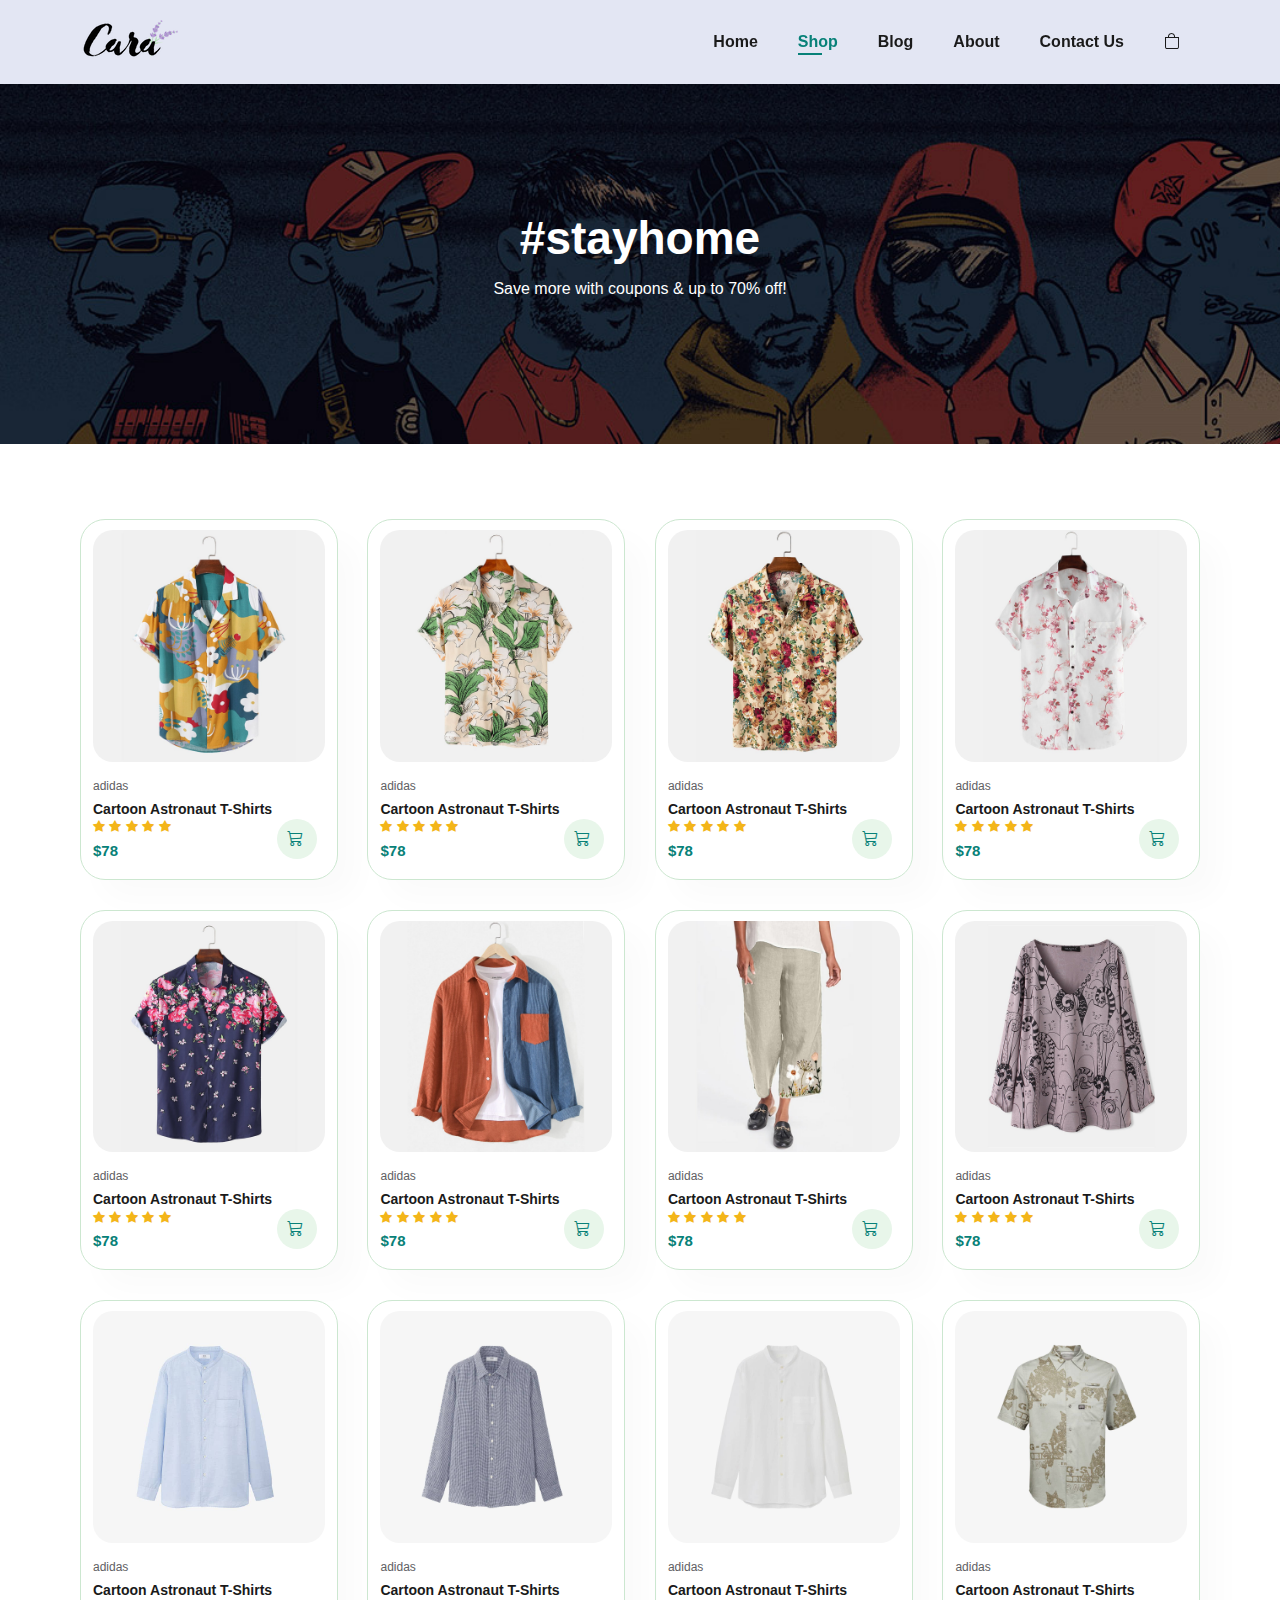
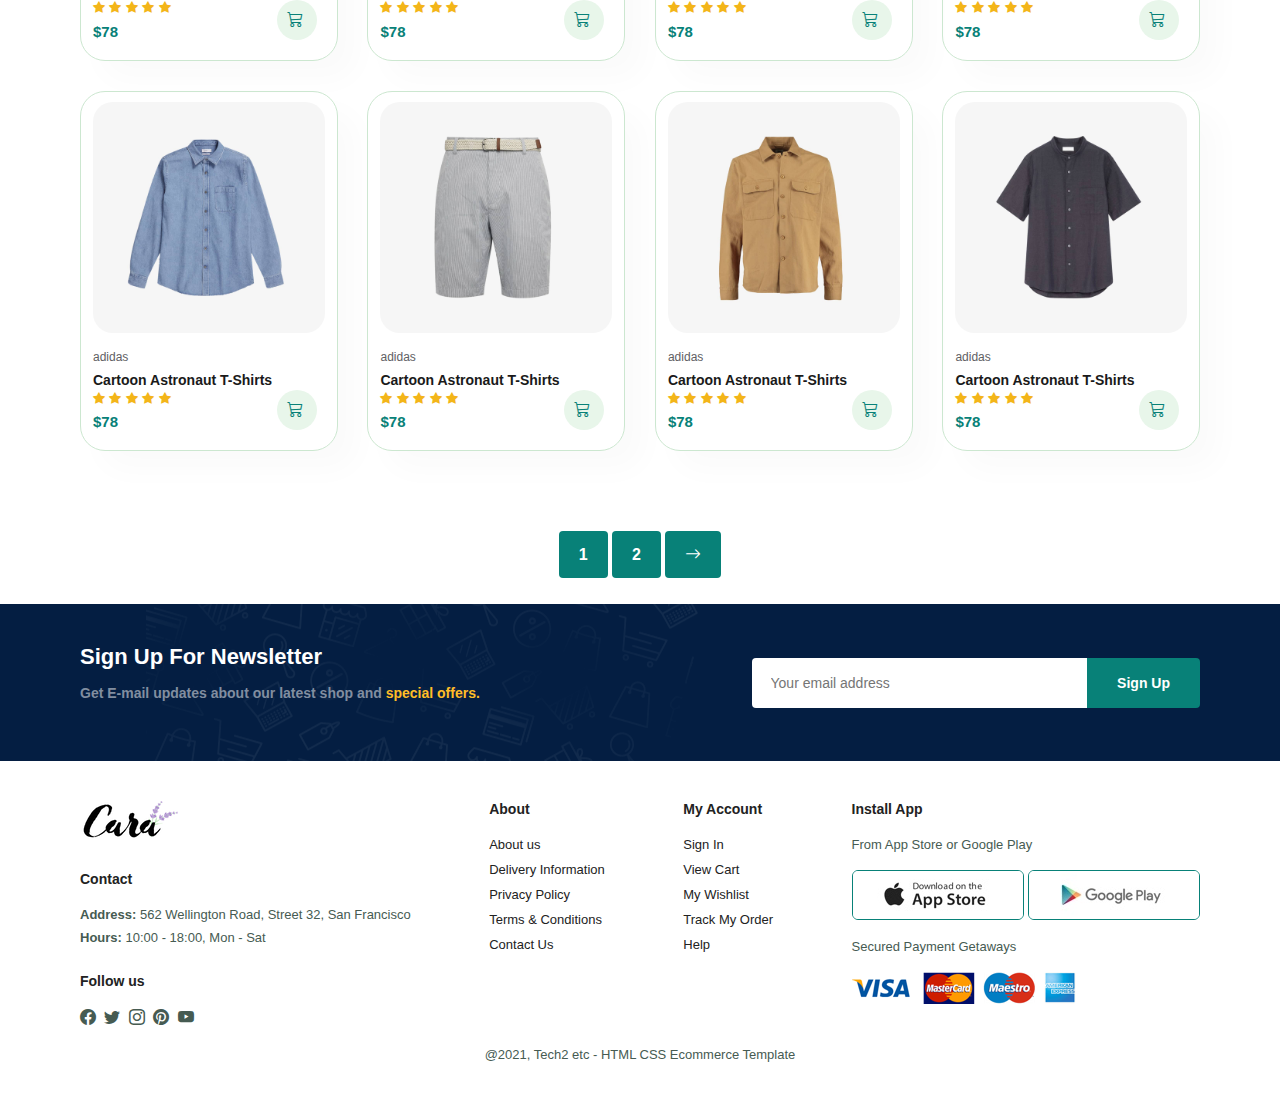
<file: shop.html>
<!DOCTYPE html>

<html lang="en">
    <head>
        <meta charset="utf-8">
        <meta name="viewport" content="width=device-width, initial-scale=1.0"/>
        <title>Tech2etc Ecommerce Tutorial</title>
        <link rel="stylesheet" href="styles.css"/>
        <link rel="stylesheet" href="https://cdn.jsdelivr.net/npm/bootstrap-icons@1.10.5/font/bootstrap-icons.css">


    </head>

    <body>
       <section id = "header">
        <a href = "#"><img src = "img/logo.png"  class= "logo" alt = ""/></a>
       
        <div>
            <ul id="navbar">
                <li><a href="index.html">Home</a></li>
                <li><a class="active" href="shop.html">Shop</a></li>
                <li><a href="blog.html">Blog</a></li>
                <li><a href="about.html">About</a></li>
                <li><a href="contact.html">Contact Us</a></li>
                <li id="lg-bag"><a href="cart.html"><i class="bi bi-bag"></i></i></a></li>
                <a href="#" id="close"><i class="bi bi-x"></i></a>
            </ul>
        </div>
        <!--Hamburger menu-->
        <div id="mobile">
            <a href="cart.html"><i class="bi bi-bag"></i></i></a>
            <i id = "bar" class="bi bi-list"></i>
        </div>

       </section>

       <section id="page-header">
            
            <h2>#stayhome</h2>
            <p>Save more with coupons & up to 70% off!</p>
      
       </section>

       <section id="product1" class="section-p1">
           <!-- Note: To create a webpage for each prouct is not ideal, 
                the sproduct.html would serve as a template (HTML/CSS/JS), and will have to 
                be used with a CMS or Php to populate the template with each products 
                unique info/images from a database -->
        <div class="pro-container">
            <!--the window.location.href="___.html" takes user to the product's details-->
            <div class="pro" onclick="window.location.href='sproduct.html'">
                <img src="img/products/f1.jpg" alt=""/>
                <div class="des">
                    <span>adidas</span>
                    <h5>Cartoon Astronaut T-Shirts</h5>
                    <div class="star">
                        <i class="bi bi-star-fill"></i>
                        <i class="bi bi-star-fill"></i>
                        <i class="bi bi-star-fill"></i>
                        <i class="bi bi-star-fill"></i>
                        <i class="bi bi-star-fill"></i>
                    </div>
                    <h4>$78</h4>
                    <a href="#"><i class="bi bi-cart3 cart"></i></a> 
                </div>
            </div>

            <div class="pro">
                <img src="img/products/f2.jpg" alt=""/>
                <div class="des">
                    <span>adidas</span>
                    <h5>Cartoon Astronaut T-Shirts</h5>
                    <div class="star">
                        <i class="bi bi-star-fill"></i>
                        <i class="bi bi-star-fill"></i>
                        <i class="bi bi-star-fill"></i>
                        <i class="bi bi-star-fill"></i>
                        <i class="bi bi-star-fill"></i>
                    </div>
                    <h4>$78</h4>
                    <a href="#"><i class="bi bi-cart3 cart"></i></a> 
                </div>
            </div>
         
            <div class="pro">
                <img src="img/products/f3.jpg" alt=""/>
                <div class="des">
                    <span>adidas</span>
                    <h5>Cartoon Astronaut T-Shirts</h5>
                    <div class="star">
                        <i class="bi bi-star-fill"></i>
                        <i class="bi bi-star-fill"></i>
                        <i class="bi bi-star-fill"></i>
                        <i class="bi bi-star-fill"></i>
                        <i class="bi bi-star-fill"></i>
                    </div>
                    <h4>$78</h4>
                    <a href="#"><i class="bi bi-cart3 cart"></i></a> 
                </div>
            </div>
  
            <div class="pro">
                <img src="img/products/f4.jpg" alt=""/>
                <div class="des">
                    <span>adidas</span>
                    <h5>Cartoon Astronaut T-Shirts</h5>
                    <div class="star">
                        <i class="bi bi-star-fill"></i>
                        <i class="bi bi-star-fill"></i>
                        <i class="bi bi-star-fill"></i>
                        <i class="bi bi-star-fill"></i>
                        <i class="bi bi-star-fill"></i>
                    </div>
                    <h4>$78</h4>
                    <a href="#"><i class="bi bi-cart3 cart"></i></a> 
                </div>
            </div>
  
            <div class="pro">
                <img src="img/products/f5.jpg" alt=""/>
                <div class="des">
                    <span>adidas</span>
                    <h5>Cartoon Astronaut T-Shirts</h5>
                    <div class="star">
                        <i class="bi bi-star-fill"></i>
                        <i class="bi bi-star-fill"></i>
                        <i class="bi bi-star-fill"></i>
                        <i class="bi bi-star-fill"></i>
                        <i class="bi bi-star-fill"></i>
                    </div>
                    <h4>$78</h4>
                    <a href="#"><i class="bi bi-cart3 cart"></i></a> 
                </div>
            </div>
       
            <div class="pro">
                <img src="img/products/f6.jpg" alt=""/>
                <div class="des">
                    <span>adidas</span>
                    <h5>Cartoon Astronaut T-Shirts</h5>
                    <div class="star">
                        <i class="bi bi-star-fill"></i>
                        <i class="bi bi-star-fill"></i>
                        <i class="bi bi-star-fill"></i>
                        <i class="bi bi-star-fill"></i>
                        <i class="bi bi-star-fill"></i>
                    </div>
                    <h4>$78</h4>
                    <a href="#"><i class="bi bi-cart3 cart"></i></a> 
                </div>
            </div>
      
            <div class="pro">
                <img src="img/products/f7.jpg" alt=""/>
                <div class="des">
                    <span>adidas</span>
                    <h5>Cartoon Astronaut T-Shirts</h5>
                    <div class="star">
                        <i class="bi bi-star-fill"></i>
                        <i class="bi bi-star-fill"></i>
                        <i class="bi bi-star-fill"></i>
                        <i class="bi bi-star-fill"></i>
                        <i class="bi bi-star-fill"></i>
                    </div>
                    <h4>$78</h4>
                    <a href="#"><i class="bi bi-cart3 cart"></i></a> 
                </div>  
            </div>

            <div class="pro">
                <img src="img/products/f8.jpg" alt=""/>
                <div class="des">
                    <span>adidas</span>
                    <h5>Cartoon Astronaut T-Shirts</h5>
                    <div class="star">
                        <i class="bi bi-star-fill"></i>
                        <i class="bi bi-star-fill"></i>
                        <i class="bi bi-star-fill"></i>
                        <i class="bi bi-star-fill"></i>
                        <i class="bi bi-star-fill"></i>
                    </div>
                    <h4>$78</h4>
                    <a href="#"><i class="bi bi-cart3 cart"></i></a> 
                </div>  
            </div>

            <div class="pro">
                <img src="img/products/n1.jpg" alt=""/>
                <div class="des">
                    <span>adidas</span>
                    <h5>Cartoon Astronaut T-Shirts</h5>
                    <div class="star">
                        <i class="bi bi-star-fill"></i>
                        <i class="bi bi-star-fill"></i>
                        <i class="bi bi-star-fill"></i>
                        <i class="bi bi-star-fill"></i>
                        <i class="bi bi-star-fill"></i>
                    </div>
                    <h4>$78</h4>
                    <a href="#"><i class="bi bi-cart3 cart"></i></a> 
                </div>
            </div>
      
            <div class="pro">
                <img src="img/products/n2.jpg" alt=""/>
                <div class="des">
                    <span>adidas</span>
                    <h5>Cartoon Astronaut T-Shirts</h5>
                    <div class="star">
                        <i class="bi bi-star-fill"></i>
                        <i class="bi bi-star-fill"></i>
                        <i class="bi bi-star-fill"></i>
                        <i class="bi bi-star-fill"></i>
                        <i class="bi bi-star-fill"></i>
                    </div>
                    <h4>$78</h4>
                    <a href="#"><i class="bi bi-cart3 cart"></i></a> 
                </div>
            </div>
    
            <div class="pro">
                <img src="img/products/n3.jpg" alt=""/>
                <div class="des">
                    <span>adidas</span>
                    <h5>Cartoon Astronaut T-Shirts</h5>
                    <div class="star">
                        <i class="bi bi-star-fill"></i>
                        <i class="bi bi-star-fill"></i>
                        <i class="bi bi-star-fill"></i>
                        <i class="bi bi-star-fill"></i>
                        <i class="bi bi-star-fill"></i>
                    </div>
                    <h4>$78</h4>
                    <a href="#"><i class="bi bi-cart3 cart"></i></a> 
                </div>
            </div>
  
            <div class="pro">
                <img src="img/products/n4.jpg" alt=""/>
                <div class="des">
                    <span>adidas</span>
                    <h5>Cartoon Astronaut T-Shirts</h5>
                    <div class="star">
                        <i class="bi bi-star-fill"></i>
                        <i class="bi bi-star-fill"></i>
                        <i class="bi bi-star-fill"></i>
                        <i class="bi bi-star-fill"></i>
                        <i class="bi bi-star-fill"></i>
                    </div>
                    <h4>$78</h4>
                    <a href="#"><i class="bi bi-cart3 cart"></i></a> 
                </div>
            </div>
  
            <div class="pro">
                <img src="img/products/n5.jpg" alt=""/>
                <div class="des">
                    <span>adidas</span>
                    <h5>Cartoon Astronaut T-Shirts</h5>
                    <div class="star">
                        <i class="bi bi-star-fill"></i>
                        <i class="bi bi-star-fill"></i>
                        <i class="bi bi-star-fill"></i>
                        <i class="bi bi-star-fill"></i>
                        <i class="bi bi-star-fill"></i>
                    </div>
                    <h4>$78</h4>
                    <a href="#"><i class="bi bi-cart3 cart"></i></a> 
                </div>
            </div>
       
            <div class="pro">
                <img src="img/products/n6.jpg" alt=""/>
                <div class="des">
                    <span>adidas</span>
                    <h5>Cartoon Astronaut T-Shirts</h5>
                    <div class="star">
                        <i class="bi bi-star-fill"></i>
                        <i class="bi bi-star-fill"></i>
                        <i class="bi bi-star-fill"></i>
                        <i class="bi bi-star-fill"></i>
                        <i class="bi bi-star-fill"></i>
                    </div>
                    <h4>$78</h4>
                    <a href="#"><i class="bi bi-cart3 cart"></i></a> 
                </div>
            </div>
      
            <div class="pro">
                <img src="img/products/n7.jpg" alt=""/>
                <div class="des">
                    <span>adidas</span>
                    <h5>Cartoon Astronaut T-Shirts</h5>
                    <div class="star">
                        <i class="bi bi-star-fill"></i>
                        <i class="bi bi-star-fill"></i>
                        <i class="bi bi-star-fill"></i>
                        <i class="bi bi-star-fill"></i>
                        <i class="bi bi-star-fill"></i>
                    </div>
                    <h4>$78</h4>
                    <a href="#"><i class="bi bi-cart3 cart"></i></a> 
                </div>  
            </div>

            <div class="pro">
                <img src="img/products/n8.jpg" alt=""/>
                <div class="des">
                    <span>adidas</span>
                    <h5>Cartoon Astronaut T-Shirts</h5>
                    <div class="star">
                        <i class="bi bi-star-fill"></i>
                        <i class="bi bi-star-fill"></i>
                        <i class="bi bi-star-fill"></i>
                        <i class="bi bi-star-fill"></i>
                        <i class="bi bi-star-fill"></i>
                    </div>
                    <h4>$78</h4>
                    <a href="#"><i class="bi bi-cart3 cart"></i></a> 
                </div>  
            </div>

        </div>
       </section>

       <section id="pagination" class="section-p1">
            <a href="#">1</a>
            <a href="#">2</a>
            <a href="#"><i class="bi bi-arrow-right"></i></a>
       </section>

       <section id="newsletter" class="section-p1 section-m1" >
            <div class="newstxt">
                <h4>Sign Up For Newsletter</h4>
                <p>Get E-mail updates about our latest shop and <span>special offers.</span></p>
            </div>

            <div class="form">
                <input type="text" placeholder="Your email address"/>
                <button class="normal">Sign Up</button>
            </div>
       </section>

       <footer class="section-p1">
            <div class="col">
                <img class="logo" src="img/logo.png"/>
                <h4>Contact</h4>
                <p><strong> Address:</strong>  562 Wellington Road, Street 32, San Francisco </p>
                <p><strong> Hours:</strong> 10:00 - 18:00, Mon - Sat</p>

                <div class="follow">
                    <h4>Follow us</h4>
                    <div class="icon">
                        <i class="bi bi-facebook"></i>
                        <i class="bi bi-twitter"></i>
                        <i class="bi bi-instagram"></i>
                        <i class="bi bi-pinterest"></i>
                        <i class="bi bi-youtube"></i>

                    </div>
                </div>
            </div>

            <div class="col">
                <h4>About</h4>
                <a href="#">About us</a>
                <a href="#">Delivery Information</a>
                <a href="#">Privacy Policy</a>
                <a href="#">Terms & Conditions</a>
                <a href="#">Contact Us</a>
            </div>

            <div class="col">
                <h4>My Account</h4>
                <a href="#">Sign In</a>
                <a href="#">View Cart</a>
                <a href="#">My Wishlist</a>
                <a href="#">Track My Order</a>
                <a href="#">Help</a>
            </div>

            <div class="col install">
                <h4>Install App</h4>
                <p>From App Store or Google Play</p>
                <div class="row">
                    <img src="img/pay/app.jpg" alt=""/>
                    <img src="img/pay/play.jpg" alt=""/>
                </div>
                <p>Secured Payment Getaways</p>
                <img src="img/pay/pay.png" alt=""/>

            </div>

            <div class="copyright">
                <p>@2021, Tech2 etc - HTML CSS Ecommerce Template</p>
            </div>
       </footer>

       <script src="script.js"></script>
    </body>


</html>
</file>
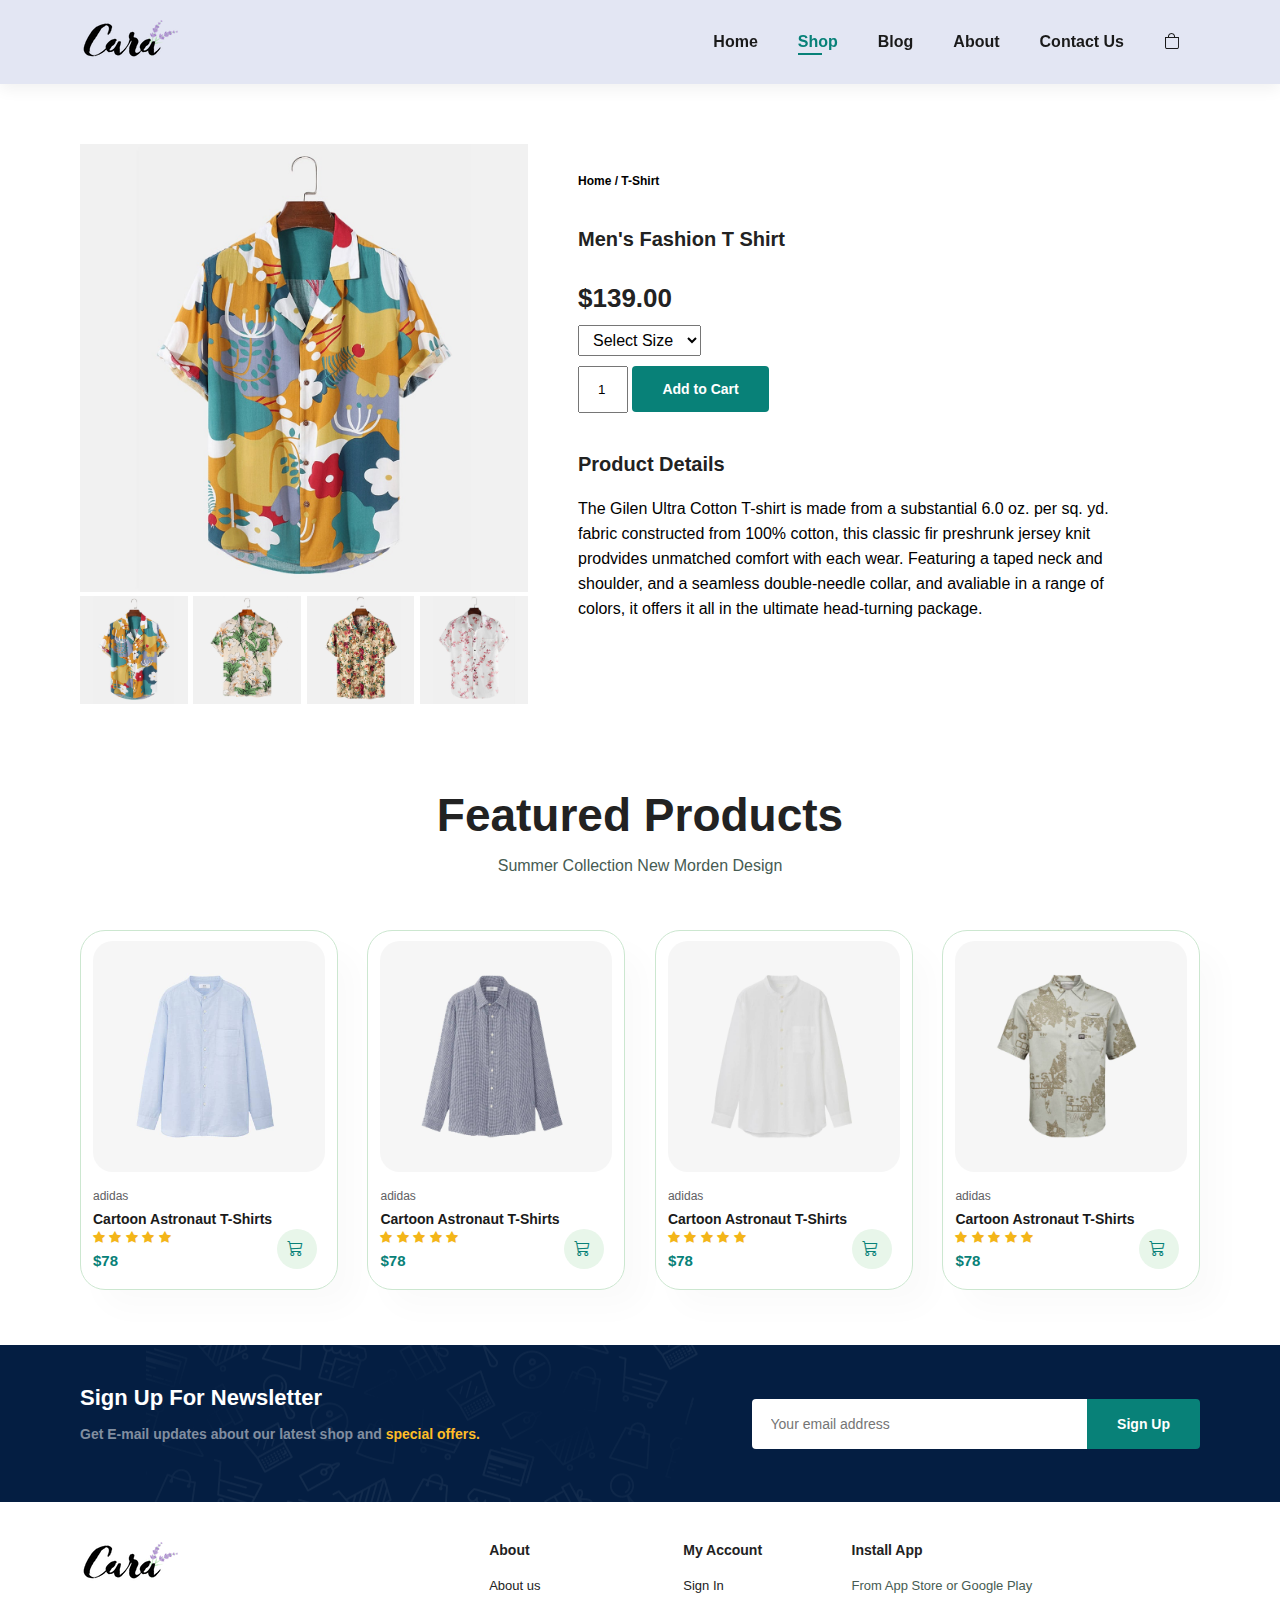
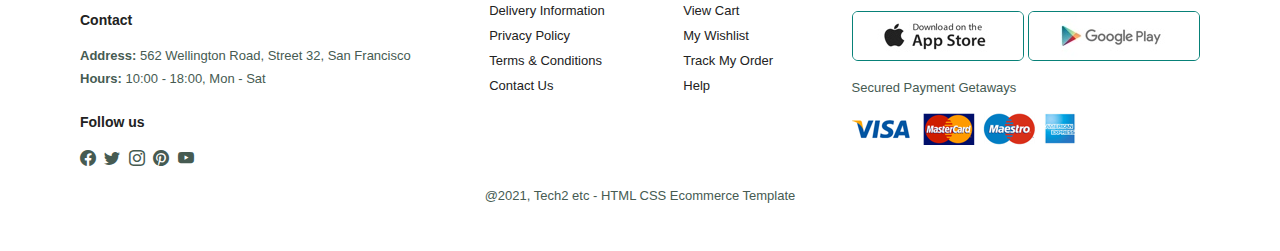
<file: sproduct.html>
<!DOCTYPE html>

<html lang="en">
    <head>
        <meta charset="utf-8">
        <meta name="viewport" content="width=device-width, initial-scale=1.0"/>
        <title>Tech2etc Ecommerce Tutorial</title>
        <link rel="stylesheet" href="styles.css"/>
        <link rel="stylesheet" href="https://cdn.jsdelivr.net/npm/bootstrap-icons@1.10.5/font/bootstrap-icons.css">

    </head>

    <body>
       <section id = "header">
        <a href = "#"><img src = "img/logo.png"  class= "logo" alt = ""/></a>
       
        <div>
            <ul id="navbar">
                <li><a href="index.html">Home</a></li>
                <li><a class="active" href="shop.html">Shop</a></li>
                <li><a href="blog.html">Blog</a></li>
                <li><a href="about.html">About</a></li>
                <li><a href="contact.html">Contact Us</a></li>
                <li id="lg-bag"><a href="cart.html"><i class="bi bi-bag"></i></i></a></li>
                <a href="#" id="close"><i class="bi bi-x"></i></a>
            </ul>
        </div>
        <!--Hamburger menu-->
        <div id="mobile">
            <a href="cart.html"><i class="bi bi-bag"></i></i></a>
            <i id = "bar" class="bi bi-list"></i>
        </div>

       </section>

       <section id="prodetails" class="section-p1">
            <div class="single-pro-image">
                <img src="img/products/f1.jpg" alt="" width="100%" id="MainImg"/>

                <div class="small-img-group">
                    <div class="small-img-col">
                        <img src="img/products/f1.jpg" width="100%" class="small-img"/>
                    </div>
                    <div class="small-img-col">
                        <img src="img/products/f2.jpg" width="100%" class="small-img"/>
                    </div>
                    <div class="small-img-col">
                        <img src="img/products/f3.jpg" width="100%" class="small-img"/>
                    </div>
                    <div class="small-img-col">
                        <img src="img/products/f4.jpg" width="100%" class="small-img"/>
                    </div>
                </div>

            </div>

            <div class="single-pro-details">
                <h6>Home / T-Shirt</h6>
                <h4>Men's Fashion T Shirt</h4>
                <h2>$139.00</h2>
                <select>
                    <option>Select Size</option>
                    <option>XL</option>
                    <option>XXL</option>
                    <option>Small</option>
                    <option>Large</option>
                </select>
                <input type="number" value="1"/>
                <button class="normal">Add to Cart</button>
                <h4>Product Details</h4>
                <span>The Gilen Ultra Cotton T-shirt is made from a substantial 6.0 oz. per 
                    sq. yd. fabric constructed from 100% cotton, this classic fir preshrunk jersey
                    knit prodvides unmatched comfort with each wear. Featuring a taped neck and 
                    shoulder, and a seamless double-needle collar, and avaliable in a range of
                    colors, it offers it all in the ultimate head-turning package.
                </span>
            </div>

       </section>

       <section id="product1" class="section-p1">
        <h2>Featured Products</h2>
        <p>Summer Collection New Morden Design</p>

        <div class="pro-container">
            <div class="pro">
                <img src="img/products/n1.jpg" alt=""/>
                <div class="des">
                    <span>adidas</span>
                    <h5>Cartoon Astronaut T-Shirts</h5>
                    <div class="star">
                        <i class="bi bi-star-fill"></i>
                        <i class="bi bi-star-fill"></i>
                        <i class="bi bi-star-fill"></i>
                        <i class="bi bi-star-fill"></i>
                        <i class="bi bi-star-fill"></i>
                    </div>
                    <h4>$78</h4>
                    <a href="#"><i class="bi bi-cart3 cart"></i></a> 
                </div>
            </div>
      
            <div class="pro">
                <img src="img/products/n2.jpg" alt=""/>
                <div class="des">
                    <span>adidas</span>
                    <h5>Cartoon Astronaut T-Shirts</h5>
                    <div class="star">
                        <i class="bi bi-star-fill"></i>
                        <i class="bi bi-star-fill"></i>
                        <i class="bi bi-star-fill"></i>
                        <i class="bi bi-star-fill"></i>
                        <i class="bi bi-star-fill"></i>
                    </div>
                    <h4>$78</h4>
                    <a href="#"><i class="bi bi-cart3 cart"></i></a> 
                </div>
            </div>
    
            <div class="pro">
                <img src="img/products/n3.jpg" alt=""/>
                <div class="des">
                    <span>adidas</span>
                    <h5>Cartoon Astronaut T-Shirts</h5>
                    <div class="star">
                        <i class="bi bi-star-fill"></i>
                        <i class="bi bi-star-fill"></i>
                        <i class="bi bi-star-fill"></i>
                        <i class="bi bi-star-fill"></i>
                        <i class="bi bi-star-fill"></i>
                    </div>
                    <h4>$78</h4>
                    <a href="#"><i class="bi bi-cart3 cart"></i></a> 
                </div>
            </div>
  
            <div class="pro">
                <img src="img/products/n4.jpg" alt=""/>
                <div class="des">
                    <span>adidas</span>
                    <h5>Cartoon Astronaut T-Shirts</h5>
                    <div class="star">
                        <i class="bi bi-star-fill"></i>
                        <i class="bi bi-star-fill"></i>
                        <i class="bi bi-star-fill"></i>
                        <i class="bi bi-star-fill"></i>
                        <i class="bi bi-star-fill"></i>
                    </div>
                    <h4>$78</h4>
                    <a href="#"><i class="bi bi-cart3 cart"></i></a> 
                </div>
            </div>
        </div>
       </section>


       <section id="newsletter" class="section-p1 section-m1" >
            <div class="newstxt">
                <h4>Sign Up For Newsletter</h4>
                <p>Get E-mail updates about our latest shop and <span>special offers.</span></p>
            </div>

            <div class="form">
                <input type="text" placeholder="Your email address"/>
                <button class="normal">Sign Up</button>
            </div>
       </section>

       <footer class="section-p1">
            <div class="col">
                <img class="logo" src="img/logo.png"/>
                <h4>Contact</h4>
                <p><strong> Address:</strong>  562 Wellington Road, Street 32, San Francisco </p>
                <p><strong> Hours:</strong> 10:00 - 18:00, Mon - Sat</p>

                <div class="follow">
                    <h4>Follow us</h4>
                    <div class="icon">
                        <i class="bi bi-facebook"></i>
                        <i class="bi bi-twitter"></i>
                        <i class="bi bi-instagram"></i>
                        <i class="bi bi-pinterest"></i>
                        <i class="bi bi-youtube"></i>

                    </div>
                </div>
            </div>

            <div class="col">
                <h4>About</h4>
                <a href="#">About us</a>
                <a href="#">Delivery Information</a>
                <a href="#">Privacy Policy</a>
                <a href="#">Terms & Conditions</a>
                <a href="#">Contact Us</a>
            </div>

            <div class="col">
                <h4>My Account</h4>
                <a href="#">Sign In</a>
                <a href="#">View Cart</a>
                <a href="#">My Wishlist</a>
                <a href="#">Track My Order</a>
                <a href="#">Help</a>
            </div>

            <div class="col install">
                <h4>Install App</h4>
                <p>From App Store or Google Play</p>
                <div class="row">
                    <img src="img/pay/app.jpg" alt=""/>
                    <img src="img/pay/play.jpg" alt=""/>
                </div>
                <p>Secured Payment Getaways</p>
                <img src="img/pay/pay.png" alt=""/>

            </div>

            <div class="copyright">
                <p>@2021, Tech2 etc - HTML CSS Ecommerce Template</p>
            </div>
       </footer>

       <script>
            var MainImg =document.getElementById("MainImg");
            var smallimg = document.getElementsByClassName("small-img");
            /* When user clicks a small img, the main img area will be replaced
                with the selected small img */
                smallimg[0].onclick = function(){
                    MainImg.src = smallimg[0].src;
                }

                smallimg[1].onclick = function(){
                    MainImg.src = smallimg[1].src;
                }

                smallimg[2].onclick = function(){
                    MainImg.src = smallimg[2].src;
                }

                smallimg[3].onclick = function(){
                    MainImg.src = smallimg[3].src;
                }
       </script>

        <script src="script.js"></script>
        
    </body>


</html>
</file>
<file: styles.css>
@import url('https://fonts.googleapis.com/css2?family=League+Spartan:wght@100;200;300;400;500;600;700;800;900&display=swap');

*{
    margin: 0;
    padding: 0;
    box-sizing: border-box;
    font-family: 'League+Spartan', sans-serif;
}
h1{
    font-size: 50px;
    line-height: 64px;
    color: #222;
}
h2{
    font-size: 46px;
    line-height: 54px;
    color: #222;
}
h4{
    font-size: 20px;
    color: #222;
}
h6{
    font-weight: 700;
    font-size: 12px;
}
p{
    font-size: 16px;
    color: #465b52;
    margin: 15px 0 20px 0;
}
.section-p1{
    padding: 40px 80px;
}
.section-m1{
    /*margin: 40px 80px; */
    margin: 0px;
}
/* global styling for the normal button */
button.normal{
    font-size: 14px;
    font-weight: 600;
    padding: 15px 30px;
    color: #000;
    background-color: #fff;
    border-radius: 4px;
    cursor: pointer;
    border: none;
    outline: none;
    transition: 0.2s;
}
button.white{
    font-size: 13px;
    font-weight: 600;
    padding: 11px 18px;
    color: #fff;
    background-color: transparent;
    cursor: pointer;
    border: 1px solid #fff;
    outline: none;
    transition: 0.2s;
}

body{
    width: 100%;
}

#header{
    display: flex;
    align-items: center;
    justify-content: space-between;
    padding: 20px 80px;
    background: #e3e6f3;
    
    box-shadow: 0 5px 15px rgba(0, 0, 0, 0.06);
    z-index: 999;

    /* Have the header/naviagtion always stick to top of screen when scrolling */
    position: sticky;
    top: 0;
    left:0;

}

#navbar{
    display: flex;
    align-items: center;
    justify-content: center;
}

#navbar li{
    list-style: none;
    padding: 0 20px;
    position: relative; 
}
#navbar li a{
    text-decoration: none;
    font-size: 16px;
    font-weight: 600;
    color: #1a1a1a;
    transition: 0.3s ease; /* smooth color changes when hovered */
}
#navbar li a:hover,
#navbar li a.active{
    color: #088178;
}

#navbar li a.active::after,
#navbar li a:hover::after{
    content: "";
    width: 30%;
    height: 2px;
    background-color: #088178;
    position: absolute; /* parent needs to be relative (li)*/
    bottom: -4px;
    left: 20px;
}

#mobile{
    display: none; /* hides the hamburger list*/
    align-items: center;

}
#close{
    display: none;
}



/* Home Page */
#hero{
    background-image: url("img/hero4.png");
    height: 90vh;
    width: 100%;
    background-size: cover; /* scales the img as page shrinks */
    background-position: top 25% right 0;
    padding: 0 80px;
    /* center the text */
    display: flex; /* (by default in a row <->)*/
    flex-direction: column; /* lines the text in a column */
    align-items: flex-start;
    justify-content: center;

}
#hero h4{
    padding-bottom: 15px;
}
#hero h1{
    color: #088178;
}
#hero button{
    background-image: url("img/button.png");
    background-color: transparent;
    color: #088178;
    border: 0;
    padding: 14px 80px 14px 65px; /* adjusts the img to show properly */
    background-repeat: no-repeat;
    cursor: pointer;
    font-weight: 700;
    font-size: 15px;
    
}
#feature{
    /* format the feature boxes in a row */
    display: flex;
    align-items: center;
    justify-content: space-between;
    flex-wrap: wrap;
}

#feature .fe-box{
    width: 180px;
    text-align: center;
    padding: 25px 15px;
    box-shadow: 20px 20px 34px rgba(0, 0, 0, 0.03);
    border: 1px solid #cce7d0;
    border-radius: 4px;
    margin: 15px 0;

}
#feature .fe-box:hover{
    box-shadow: 10px 10px 54px rgba(78, 62, 221, 0.1);
}
#feature .fe-box img{
    width: 100%;
    margin-bottom: 10px;
}
#feature .fe-box h6{
    display: inline-block; /* reduce padding around text */
    padding: 9px 8px 6px 8px;
    line-height: 1;
    border-radius: 4px;
    color: #088178;
    background-color: #fddde4;
}
#feature .fe-box:nth-child(2) h6{ /* nth child is used b/c there are all fe-box class */
    background-color: #cdebbc;

}
#feature .fe-box:nth-child(3) h6{ 
    background-color: #d1e8f2;

}
#feature .fe-box:nth-child(4) h6{ 
    background-color: #cdd4f8;

}
#feature .fe-box:nth-child(5) h6{ 
    background-color: #f6dbf6;

}
#feature .fe-box:nth-child(6) h6{ 
    background-color: #fff2e5;

}

#product1{
    text-align: center;
}
#product1 .pro-container{
    /* format in rows */
    display: flex;
    justify-content: space-between;
    padding-top: 20px;
    flex-wrap: wrap;
}

#product1 .pro{
    width: 23%;
    min-width: 250px;
    padding: 10px 12px;
    border: 1px solid #cce7d0;
    border-radius:  25px;
    cursor: pointer;
    box-shadow: 20px 20px 30px rgba(0, 0, 0, 0.02);
    margin: 15px 0px;
    transition: 0.2s ease;

    position: relative;
}
#product1 .pro:hover{
    box-shadow: 20px 20px 30px rgba(0, 0, 0, 0.06);
}
#product1 .pro img{
    width: 100%;
    border-radius:  20px;
}
#product1 .pro .des{
    text-align: start;
    padding: 10px 0;
}
#product1 .pro .des span{
    color:#606063;
    font-size:12px;
}
#product1 .pro .des h5{
    padding-top: 7px;
    color: #1a1a1a;
    font-size: 14px;
}
#product1 .pro .des .star i{
    font-size: 12px;
    color: rgb(243, 181, 25);
}
#product1 .pro .des h4{
    padding-top: 7px;
    font-size: 15px;
    font-weight: 700;
    color: #088178;
}
#product1 .pro .cart{
    width: 40px;
    height: 40px;
    line-height: 40px;
    border-radius: 50px;
    background-color:#e8f6ea;
    font-weight: 500;
    color: #088178;
    border-color: 1px solid #cce7d0;
    position: absolute; /* for this to work properly, parent must be relative (.pro)*/
    bottom: 20px;
    right: 20px;

    padding: 0px 0px 10px 10px;
}

#banner{
    display: flex;
    flex-direction: column; /* want to stack text */
    justify-content: center;
    align-items: center;
    text-align: center;
    background-image: url("img/banner/b2.jpg");
    width: 100%;
    height: 40vh; /* initially matched with txt height*/
    background-size: cover;
    background-position: center;

    
}
#banner h4{
    color: #fff;
    font-size: 16px;
}

#banner h2{
    color: #fff;
    font-size: 30px;
    padding: 10px 0;
}
#banner h2 span{
    color: #ef3636;
    
}
#banner button:hover{
    background-color: #088178;
    color: #fff;
}
#sm-banner {
    display: flex;
    justify-content: space-between;
    flex-wrap: wrap;
}

#sm-banner .banner-box{ /* based on banner*/
    display: flex;
    flex-direction: column; /* want to stack text */
    justify-content: center;
    align-items: flex-start; /* aligns text from left*/
    background-image: url("img/banner/b17.jpg");
    min-width: 580px;
    height: 40vh; /* initially matched with txt height*/
    background-size: cover;
    background-position: center;
    padding: 30px;

}
#sm-banner .banner-box2{
    background-image: url("img/banner/b10.jpg");
}
#sm-banner h4{
    color: #fff;
    font-size: 20px;
    font-weight: 300;
}
#sm-banner h2{
    color: #fff;
    font-size: 28px;
    font-weight: 800;
}
#sm-banner span{
    color: #fff;
    font-size: 14px;
    font-weight: 500;
    padding-bottom: 15px;
}
#sm-banner .banner-box:hover button{ /* user hovers over card, btn changes*/
    background-color: #088178;
    border: 1px solid #088178;

}
#banner3{
    display: flex;
    justify-content: space-between;
    flex-wrap: wrap;
    padding: 0 80px;
}

#banner3 .banner-box{ /* based off sm-banner banner-box*/
    display: flex;
    flex-direction: column; /* want to stack text */
    justify-content: center;
    align-items: flex-start; /* aligns text from left*/
    background-image: url("img/banner/b7.jpg");
    min-width: 30%;
    height: 30vh; /* initially matched with txt height*/
    background-size: cover;
    background-position: center;
    padding: 20px;
    margin-bottom: 20px;
}
#banner3 h2{
    color: #fff;
    font-weight: 900;
    font-size: 22px;
}
#banner3 h3{
    color: #ec544e;
    font-weight: 800;
    font-size: 15px;
}
#banner3 .banner-box2{
    background-image: url("img/banner/b4.jpg");
}
#banner3 .banner-box3{
    background-image: url("img/banner/b18.jpg");
}

#newsletter{
    display: flex;
    justify-content: space-between;
    flex-wrap: wrap;
    align-items: center;
    background-image: url("img/banner/b14.png");
    background-repeat: no-repeat;
    background-position: 20% 30%;
    background-color: #041e42;
}
#newsletter h4{
    font-size: 22px;
    font-weight: 700;
    color: #fff;
}
#newsletter p{
    font-size: 14px;
    font-weight: 600;
    color: #818ea0;
}
#newsletter p span{
    color: #ffbd27;
}
#newsletter .form{ /* input and btn in one row*/
    display: flex;
    width: 40%;

}
#newsletter input{
    height: 3.123rem;
    padding: 0 1.25em;
    font-size: 14px;
    width: 100%;
    border: 1px solid transparent;
    border-radius: 4px;
    outline: none;
    border-top-right-radius: 0;
    border-bottom-right-radius: 0;
}
#newsletter button{
    background-color: #088178;
    color: #fff;
    white-space: nowrap;
    border-top-left-radius: 0;
    border-bottom-left-radius: 0;
}

footer{
    /* put them all on same row */
    display: flex;
    flex-wrap: wrap;
    justify-content: space-between;
}
footer .col{
    display: flex;
    flex-direction: column;  /* format in cols in a row */
    align-items: flex-start;
    margin-bottom: 20px;
}

footer .logo{
    margin-bottom: 30px;
}
footer h4{
    font-size: 14px;
    padding-bottom: 20px;
}
footer p{
    font-size: 13px;
    margin: 0 0 8px 0;
}
footer a{
   font-size: 13px;
   color: #222;
   text-decoration: none;
   margin-bottom: 10px;
}
footer .follow{
    margin-top: 20px;
}
footer .follow i{
   color: #465b52;
   padding-right: 4px;
   cursor: pointer;
}
footer .install .row img{
    border: 1px solid #088178;
    border-radius: 6px;
}
footer .install img{    
    margin: 10px 0 15px 0;
}
footer .follow i:hover,
footer a:hover{
    color: #088178;
}
footer .copyright{
    width: 100%;
    text-align: center;
}

/* Shop webpage */
#page-header{
    background-image: url(img/banner/b1.jpg);
    /* note: the initial size of this img will be based on teh text in header, so
            will need to make a custom height/sizing*/
    width: 100%;
    height: 40vh;
    background-size: cover; /* scales the img (perserves the raito), to smallest possible
                            size to fill the contatiner */
    display: flex;
    justify-content: center;
    text-align: center;
    flex-direction: column;
    padding: 14px;
}   
#page-header h2,
#page-header p{
    color: #fff;
}
#pagination{
    text-align: center;
}
#pagination a{
    text-decoration: none;
    background-color: #088178;
    padding: 15px 20px;
    border-radius: 4px;
    color: #fff;
    font-weight: 600;
}
#pagination a i{
    font-size: 16px;
    font-weight: 600;
}
/* single-view of a product*/
#prodetails {
    display: flex;
    margin-top: 20px;
}
#prodetails .single-pro-image{
    width: 40%;
    margin-right: 50px;
}
.small-img-group{
    display: flex;
    justify-content: space-between;
}
.small-img-col{
    flex-basis: 24%; /* only works with flex items */
    cursor: pointer;
}
#prodetails .single-pro-details{
    width: 50%;
    padding-top: 30px;
}
#prodetails .single-pro-details h4{
    padding: 40px 0 20px 0;
}
#prodetails .single-pro-details h2{
    font-size: 26px;
}
#prodetails .single-pro-details select{
    display: block;
    padding: 5px 10px;
    margin-bottom: 10px;
    font-size: 16px;
    margin-right: 10px;
}
#prodetails .single-pro-details input{
    width: 50px;
    height: 47px;
    padding-left: 18px;
}
#prodetails .single-pro-details input:focus{
    outline: none;
}
#prodetails .single-pro-details button{
    background-color: #088178;
   color: #fff;
}
#prodetails .single-pro-details span{
    line-height: 25px;
}
/* blog webpage */
#page-header.blog-header{ /* same format as the page-header */
    background-image: url("img/banner/b19.jpg");
}
#blog{
    padding: 150px 150px 0 150px;
}
#blog .blog-box{
    display: flex;
    align-items: center;
    width: 100%;
    position: relative;
    padding-bottom: 90px;
}
#blog .blog-img{
    width: 50%;
    margin-right: 40px;
}
#blog img{
    width: 100%;
    height: 300px;
    object-fit: cover;
}
#blog .blog-details{
    width: 50%;
    
}
#blog .blog-details a{
    text-decoration: none;
    font-size: 11px;
    color: #000;
    font-weight: 700;
    position: relative;
    transition: 0.3s;
}

#blog .blog-details a::after{
    content: "";
    width: 50px;
    height: 1px;
    background-color: #000;
    position: absolute;
    top: 4px;
    right: -60px;
}
#blog .blog-details a:hover{
    color: #088178;
}
#blog .blog-details a:hover:after{
    background-color: #088178;
}
#blog .blog-box h1{
    position: absolute;
    top: -40px;
    left: 0px;
    font-size: 70px;
    font-weight: 700;
    color: #c9cbce;
    z-index: -9;
}
#about-app{
    text-align: center;
}
#about-app .video{
    width: 70%;
    height: 100%;
    margin: 30px auto 0 auto;
}
#about-app .video video{
    width: 100%;
    height: 100%;
    border-radius: 20px;
}

/* about webpage*/
#page-header.about-header{
    background-image: url("img/about/banner.png");
}
#about-head{
    display: flex;
    align-items: center;
}
#about-head img{
    width: 50%;
    height: auto;
}
#about-head div{
    padding-left: 40px;
}
/* contact web page*/
#contact-details{
    display: flex;
    align-items: center;
    justify-content: space-between;
}
#contact-details .details{
    width: 40%;

}
#contact-details .details span,
#form-details form span{
    font-size: 12px;
}
#contact-details .details h2, 
#form-details form h2{
    font-size: 26px;
    line-height: 35px;
    padding: 20px 0;
}
#contact-details .details h3{
    font-size: 16px;
    padding-bottom: 15px;
}
#contact-details .details li{
   list-style: none;
   display: flex;
   padding: 10px 0;
}
#contact-details .details li i{
    font-size: 14px;
    padding-right: 22px;
}
#contact-details .details li p{
    margin: 0;
    font-size: 14px;
}
#contact-details .map{
    width: 55%;
    height: 400px;

}
#contact-details .map iframe{
    width: 100%;
    height:100%;

}
#form-details{
    display: flex;
    justify-content: space-between;
    margin: 30px;
    padding: 80px;
    border: 1px solid #e1e1e1;
}
#form-details form{
    width: 65%;
    display: flex;
    flex-direction: column;
    align-items: flex-start;
}
#form-details form input,
#form-details form textarea{
    width: 100%;
    padding: 12px 15px;
    outline: none;
    margin-bottom: 20px;
    border: 1px solid #e1e1e1;

}
#form-details form button{
    background-color: #088178;
    color: #fff;
}
#form-details .people div{
    padding-bottom: 25px;
    display: flex;
    align-items: flex-start;
}
#form-details .people div img{
    width: 65px;
    height: 65px;
    object-fit: cover;
    margin-right: 15px;
}
#form-details .people div p{
    margin: 0;
    font-size: 13px;
    line-height: 25px;
}
#form-details .people div span{
    display: block;
    font-size: 16px;
    font-weight: 600;
    color: #000;
}

/* cart webpage */
#cart{
    overflow-x: auto; /*allows the table to be scrolled */
}
#cart table{
    width: 100%;
    border-collapse: collapse;
    table-layout: fixed;
    white-space: nowrap;
}
#cart table img{
    width: 70px;
}
#cart table td:nth-child(1){
    width: 100px;
    text-align: center;
}
#cart table td:nth-child(2){
    width: 150px;
    text-align: center;
}
#cart table td:nth-child(3){
    width: 250px;
    text-align: center;
}
#cart table td:nth-child(4),
#cart table td:nth-child(5),
#cart table td:nth-child(6){
    width: 150px;
    text-align: center;
}
#cart table td:nth-child(5) input{
    width: 70px;
    padding: 10px 5px 10px 15px;
}
#cart table thead{
    border: 1px solid #e2e9e1;
    border-left: none;
    border-right: none;
}
#cart table thead td{
    font-weight: 700;
    text-transform: uppercase;
    font-size: 13px;
    padding: 18px 0;
}
#cart table tbody tr td{
    padding-top: 15px;
}
#cart table tbody td{
    font-size: 13px;
}
#cart-add{
    display: flex;
    flex-wrap: wrap;
    justify-content: space-between;
}
#coupon{
    width: 50%;
    margin-bottom: 30px;
}
#coupon h3,
#subtotal h3{
    padding-bottom: 15px;
}
#coupon input{
    padding: 10px 20px;
    outline: none;
    width: 60%;
    margin-right: 10px;
    border: 1px solid #e2e9e1;
}
#coupon button,
#subtotal button{
    background-color: #088178;
    color: #fff;
    padding: 12px 20px; /* helps to match the btn to the input */
}
#subtotal{
    width: 50%;
    margin-bottom: 30px;
    border: 1px solid #e2e9e1;
    padding: 30px;
}
#subtotal table{
    border-collapse: collapse;
    width: 100%;
    margin-bottom: 20px;
}
#subtotal table td{
    width: 50%;
    border: 1px solid #e2e9e1;
    padding: 10px;
    font-size: 13px;
}


/* Media Query */
@media (max-width:799px) {
    .section-p1 {
        padding: 40px 40px;
    
    }
    #navbar {
        display: flex;
        flex-direction: column;
        align-items: flex-start;
        justify-content: flex-start;
        position: fixed;
        top:0;
        right: -300px;
        height: 100vh;
        width: 300px;
        background-color: #e3e6f3;
        box-shadow: 0 40px 60px rgba(0, 0, 0, 0.1);
        padding: 80px 0 0 10px;
        transition: 0.3s; /* 'slide effect'*/
    
    }
    #navbar.active {
        right:0px; /* shows the list menu*/
    }
    #navbar li{
        margin-bottom: 25px;
    }
    #mobile{
        display: flex;
        align-items: center;
    
    }
    #mobile i{
       color: #1a1a1a;
       font-size: 24px;
       padding-left:20px ;
    
    }
    #close{
        display: initial; /* show the x (in its orignal state which in this case, the menu was closed)*/
        position: absolute;
        top:30px;
        left:30px;
        color: #222;
        font-size: 24px;
    }
    #lg-bag{
        display: none;
    }

    #hero {
        height: 70vh;
        padding: 0 80px;
        background-position: top 30% right 30%;
       
    }
    #feature {
        justify-content: center;
    }
    #feature .fe-box {
        margin: 15px 15px;
    }
    #product1 .pro-container {
        justify-content: center;
       
    }
    #product1 .pro {
        margin: 15px;
    }
    #banner {
        height: 20vh;
    }
    #sm-banner .banner-box {
        min-width: 100%;
        height: 30vh;
    }
    #banner3 {
        padding: 0 40px;
    }
    #banner3 .banner-box {
        width: 28%;
    }
    #newsletter .form {
        width: 70%;
      
    }
    /* contact page */
    #form-details {
        padding: 40px;
       
    }
    #form-details form {
        width: 50%;
    }
}
@media (max-width: 477px) {
    .section-p1 {
        padding: 20px;
    }
    #header {
        padding: 10px 30px;
    
    }
    h1 {
        font-size: 38px;
    }
    h2 {
        font-size: 32px;
    }
    #hero {
    
        padding: 0 20px;
        background-position: 55%;
    }
    #feature {
        justify-content: space-between;
    }
    #feature .fe-box {
        width: 155px;
        margin: 0 0 15px 0;
    }
    #product1 .pro {
        width: 100%;
    }
    #banner {
        height: 40vh;
    }
    #sm-banner .banner-box {
        height: 40vh;
    }
    #sm-banner .banner-box2 {
       margin-top: 20px;
    }
    #banner3 {
        padding: 0 20px;
    }
    #banner3 .banner-box {
        width: 100%;
    }
    #newsletter .form {
        width: 100%;
    }
    #newsletter {
        padding: 40px 20px;
    }
    footer .copyright {
        text-align: start;
    }
    /* single product */
    #prodetails {
        display: flex;
        flex-direction: column;
    }
    #prodetails .single-pro-image {
        width: 100%;
        margin-right: 0px;
    }
    #prodetails .single-pro-details {
        width: 100%;
        padding-top: 30px;
    }
    /* blog page */
    #blog {
        padding: 100px 20px 0 20px;
    }
    #blog .blog-box {
        display: flex;
        flex-direction: column;
        align-items: flex-start;
    }
    #blog .blog-img {
        width: 100%;
        margin-right: 0px;
        margin-bottom: 30px;
    }
    #blog .blog-details {
        width: 100%;
    }
    /* about page */
    #about-head {
        flex-direction: column;
    }
    #about-head img {
        width: 100%;
        margin-bottom: 20px;
    }
    #about-head div {
        padding-left: 0px;
    }
    #about-app .video {
        width: 100%;
    }
    /* contact page */
    #contact-details {
        display: flex;
        flex-direction: column;
    }
    #contact-details .details {
        width: 100%;
        margin-bottom: 30px;
    }
    #contact-details .map {
        width: 100%;
       
    }
    #form-details {
        margin: 10px;
        padding: 30px 10px;
        flex-wrap: wrap;
    }
    #form-details form {
        width: 100%;
        margin-bottom: 30px;
    }
    /* cart webpage */
    #cart-add {
        flex-direction: column;
    }
    #coupon {
        width: 100%;
    }
    #subtotal {
        width: 100%;
        padding: 20px;
    }

}
</file>
